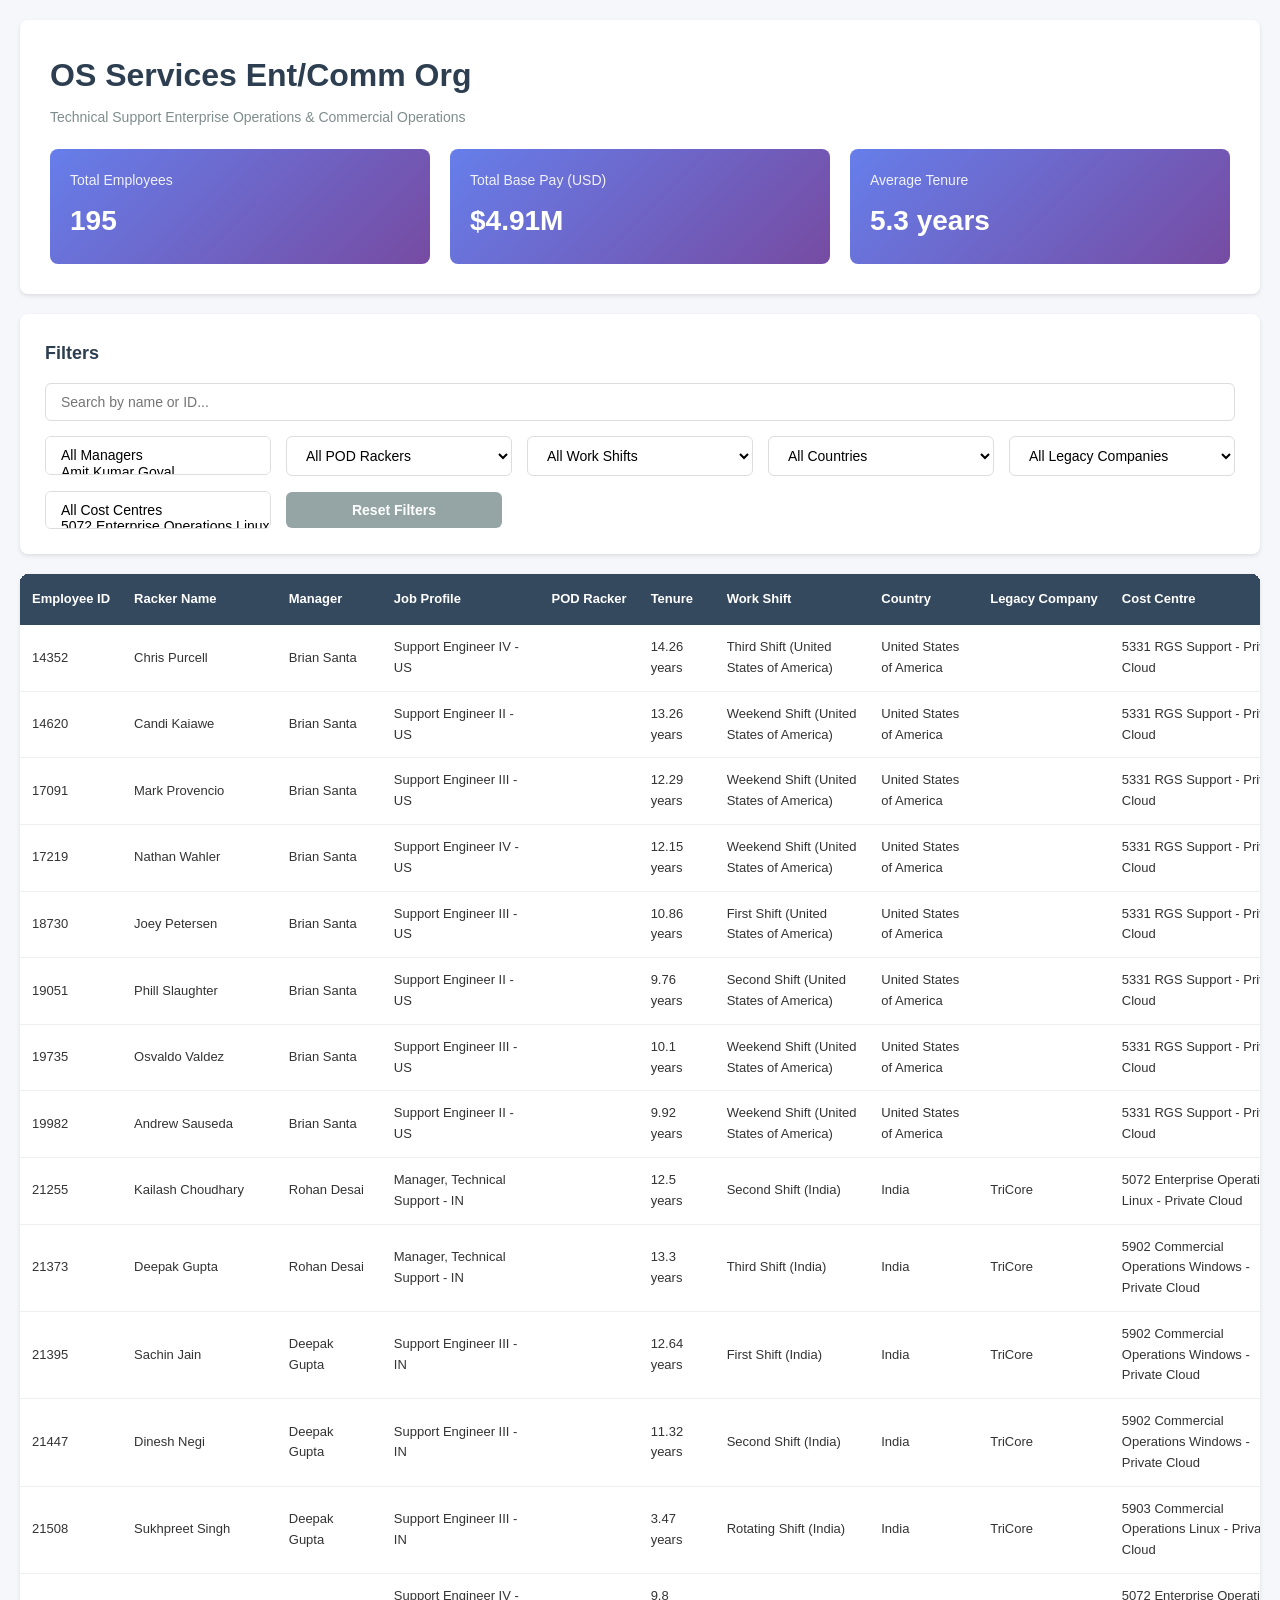
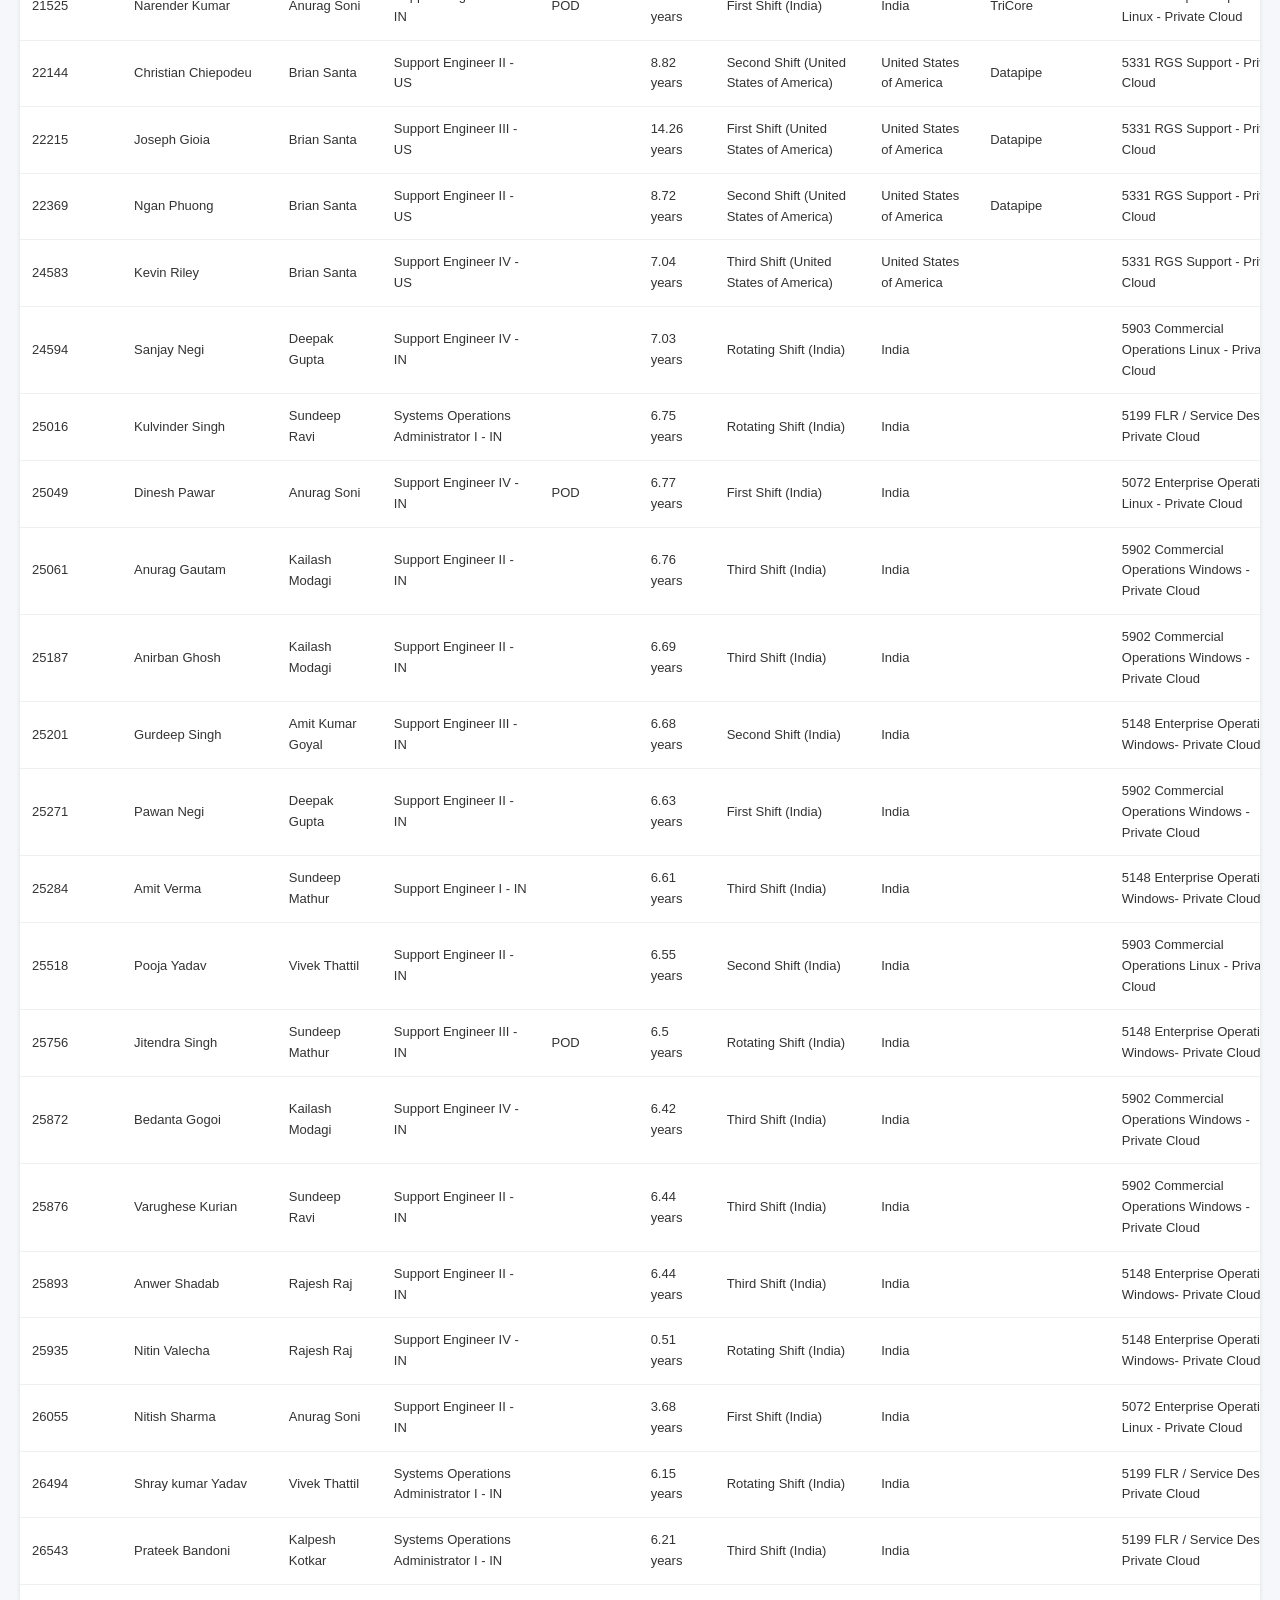
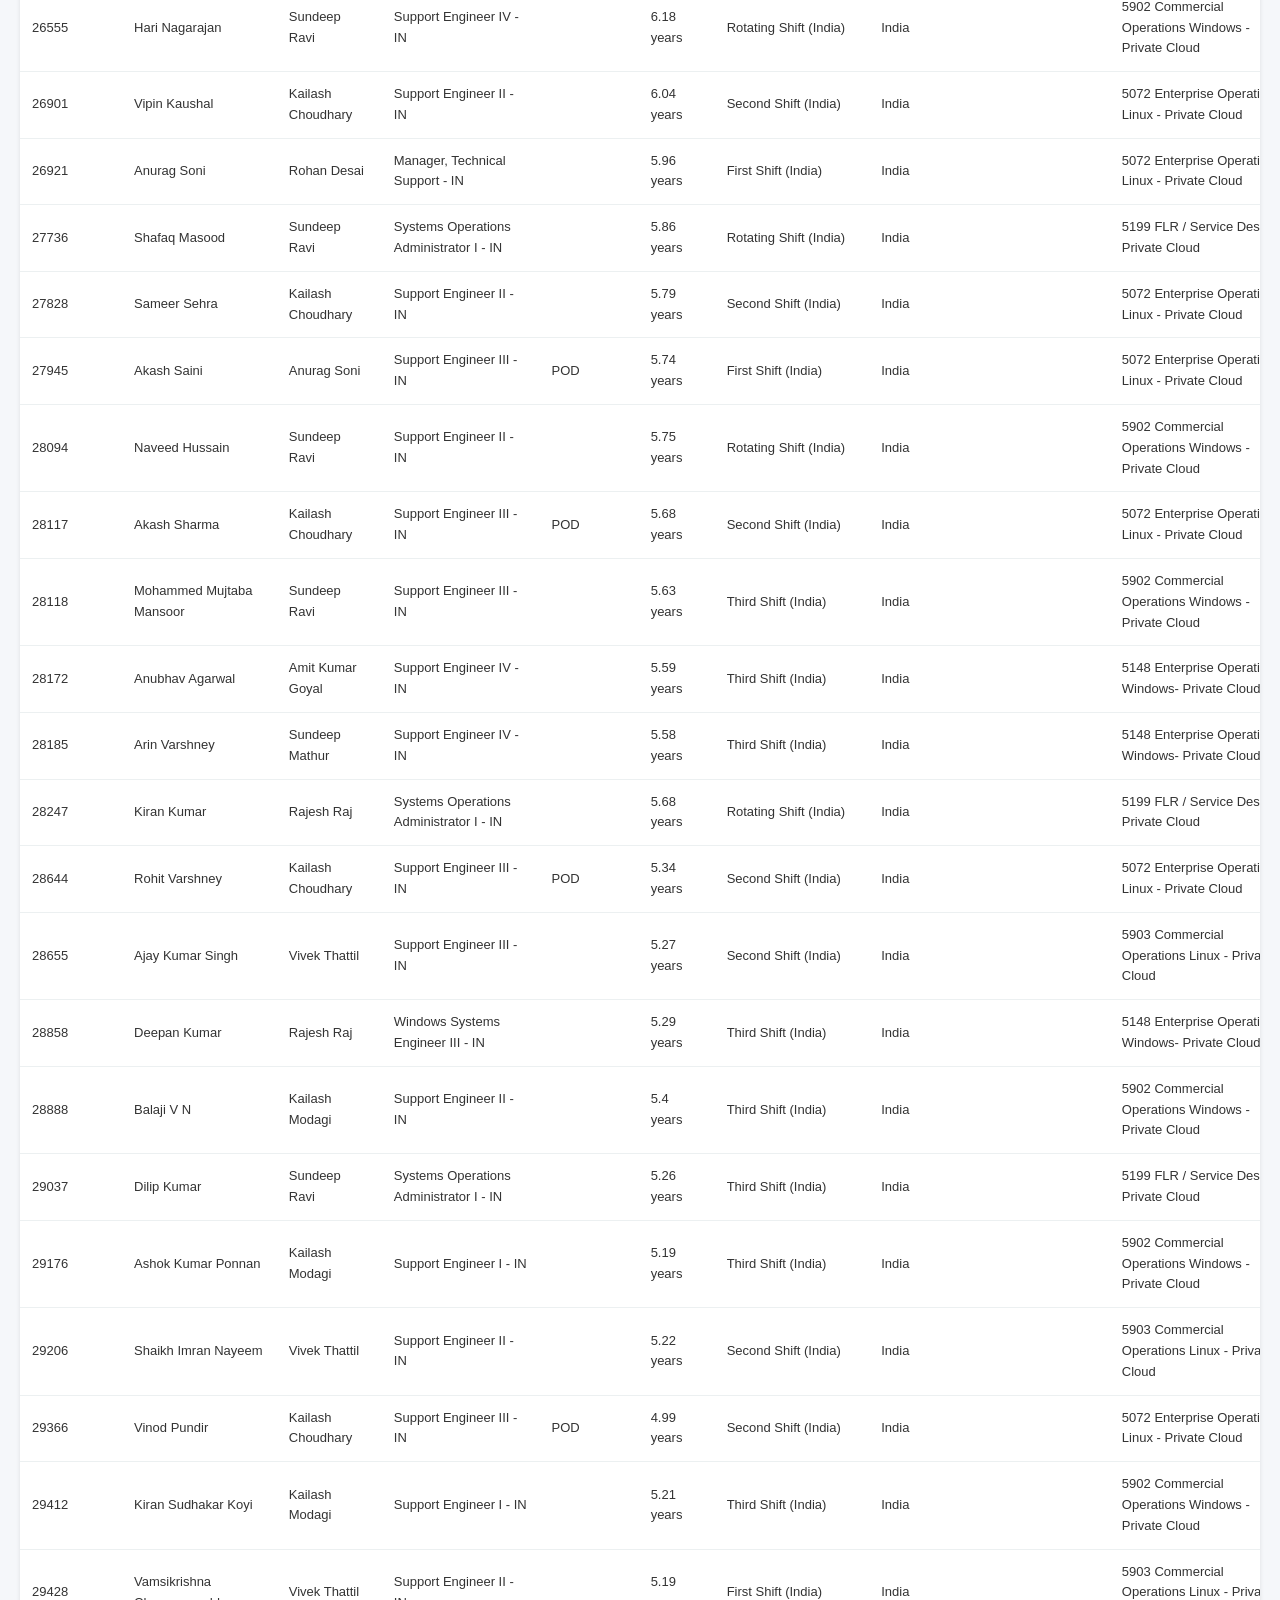
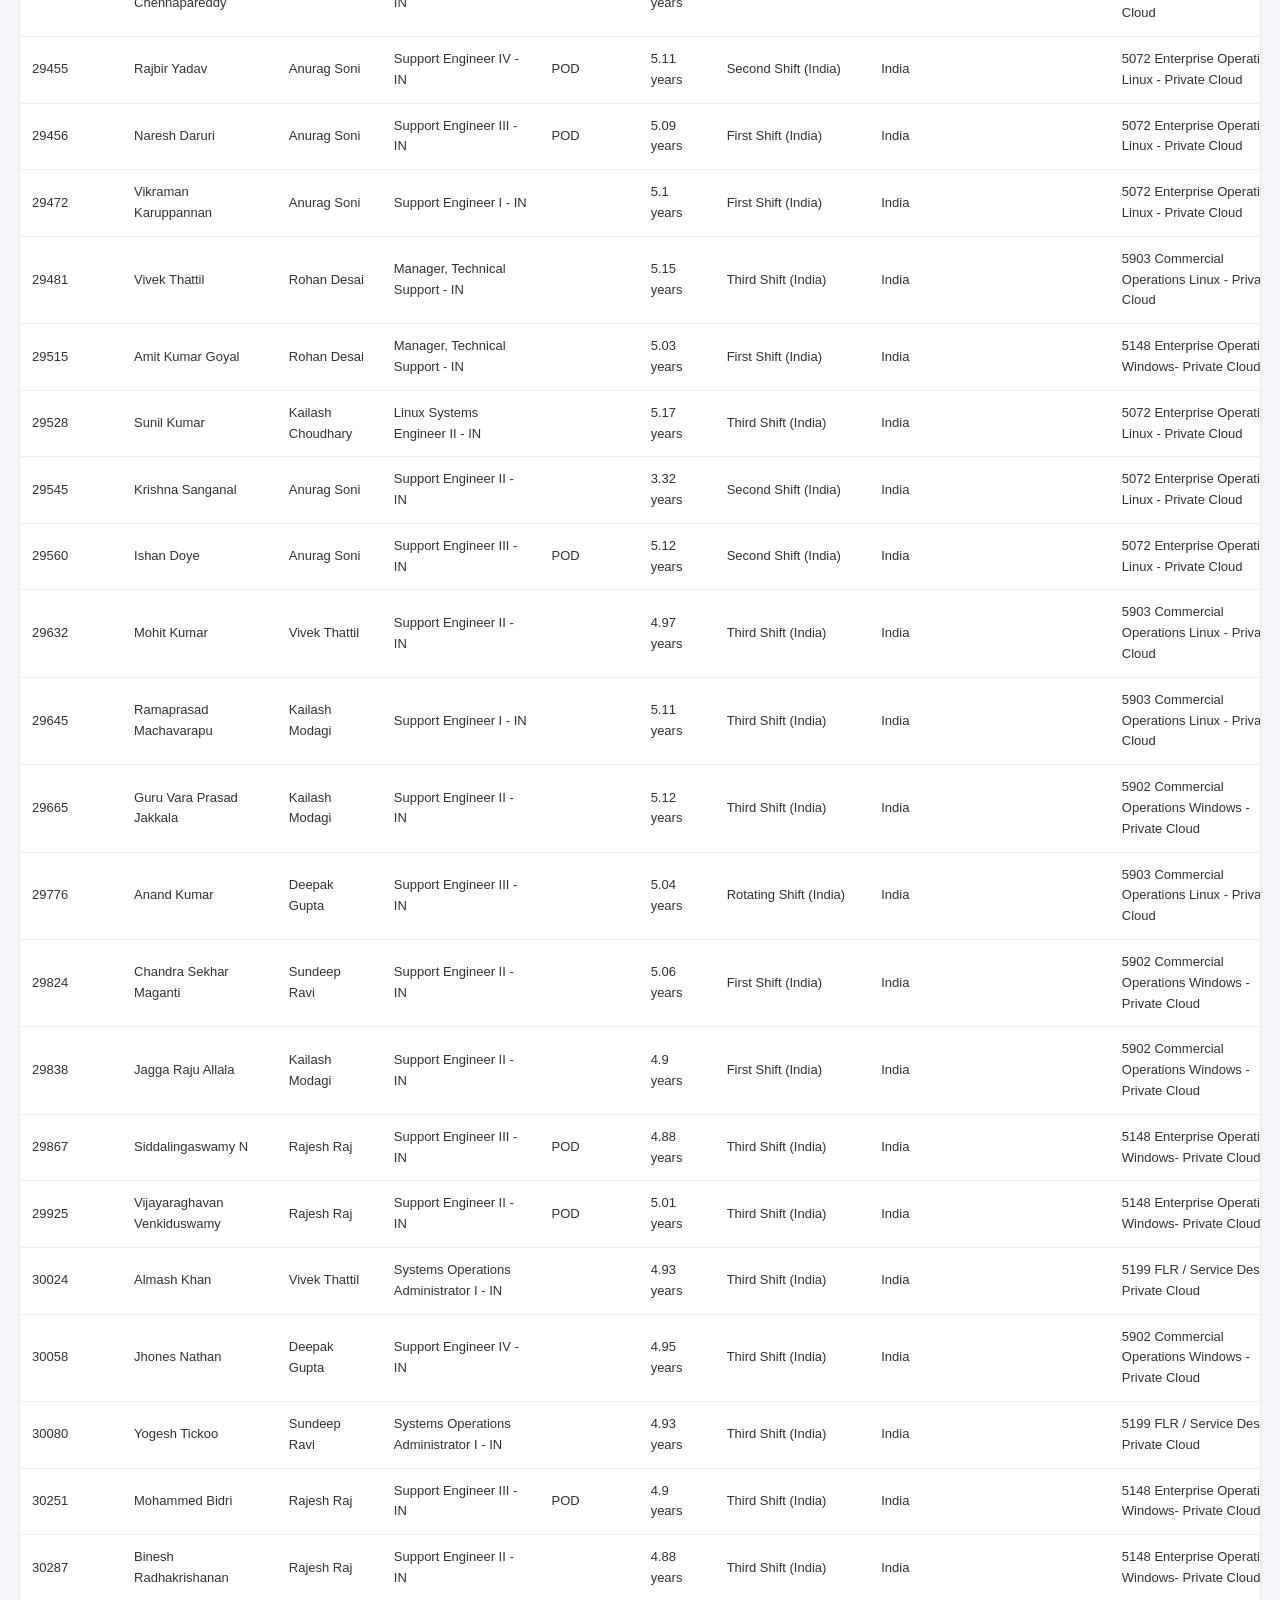
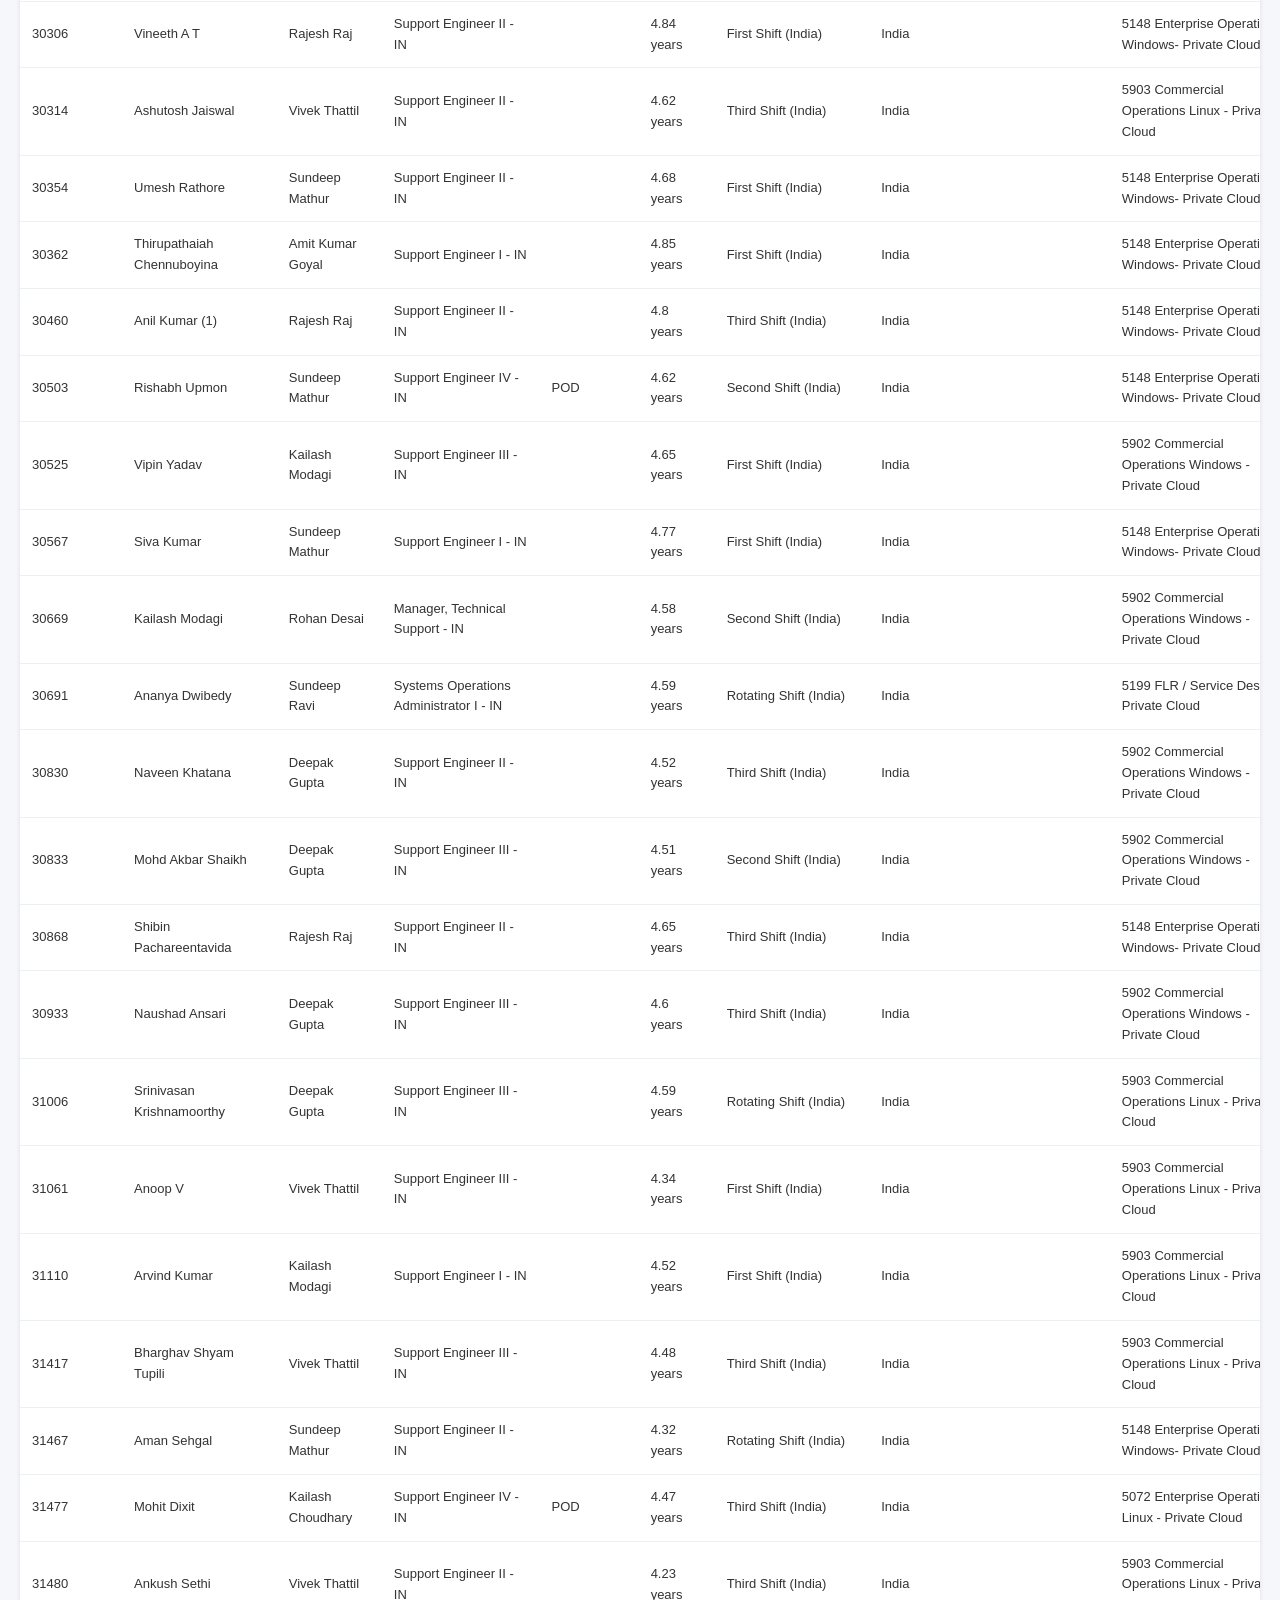
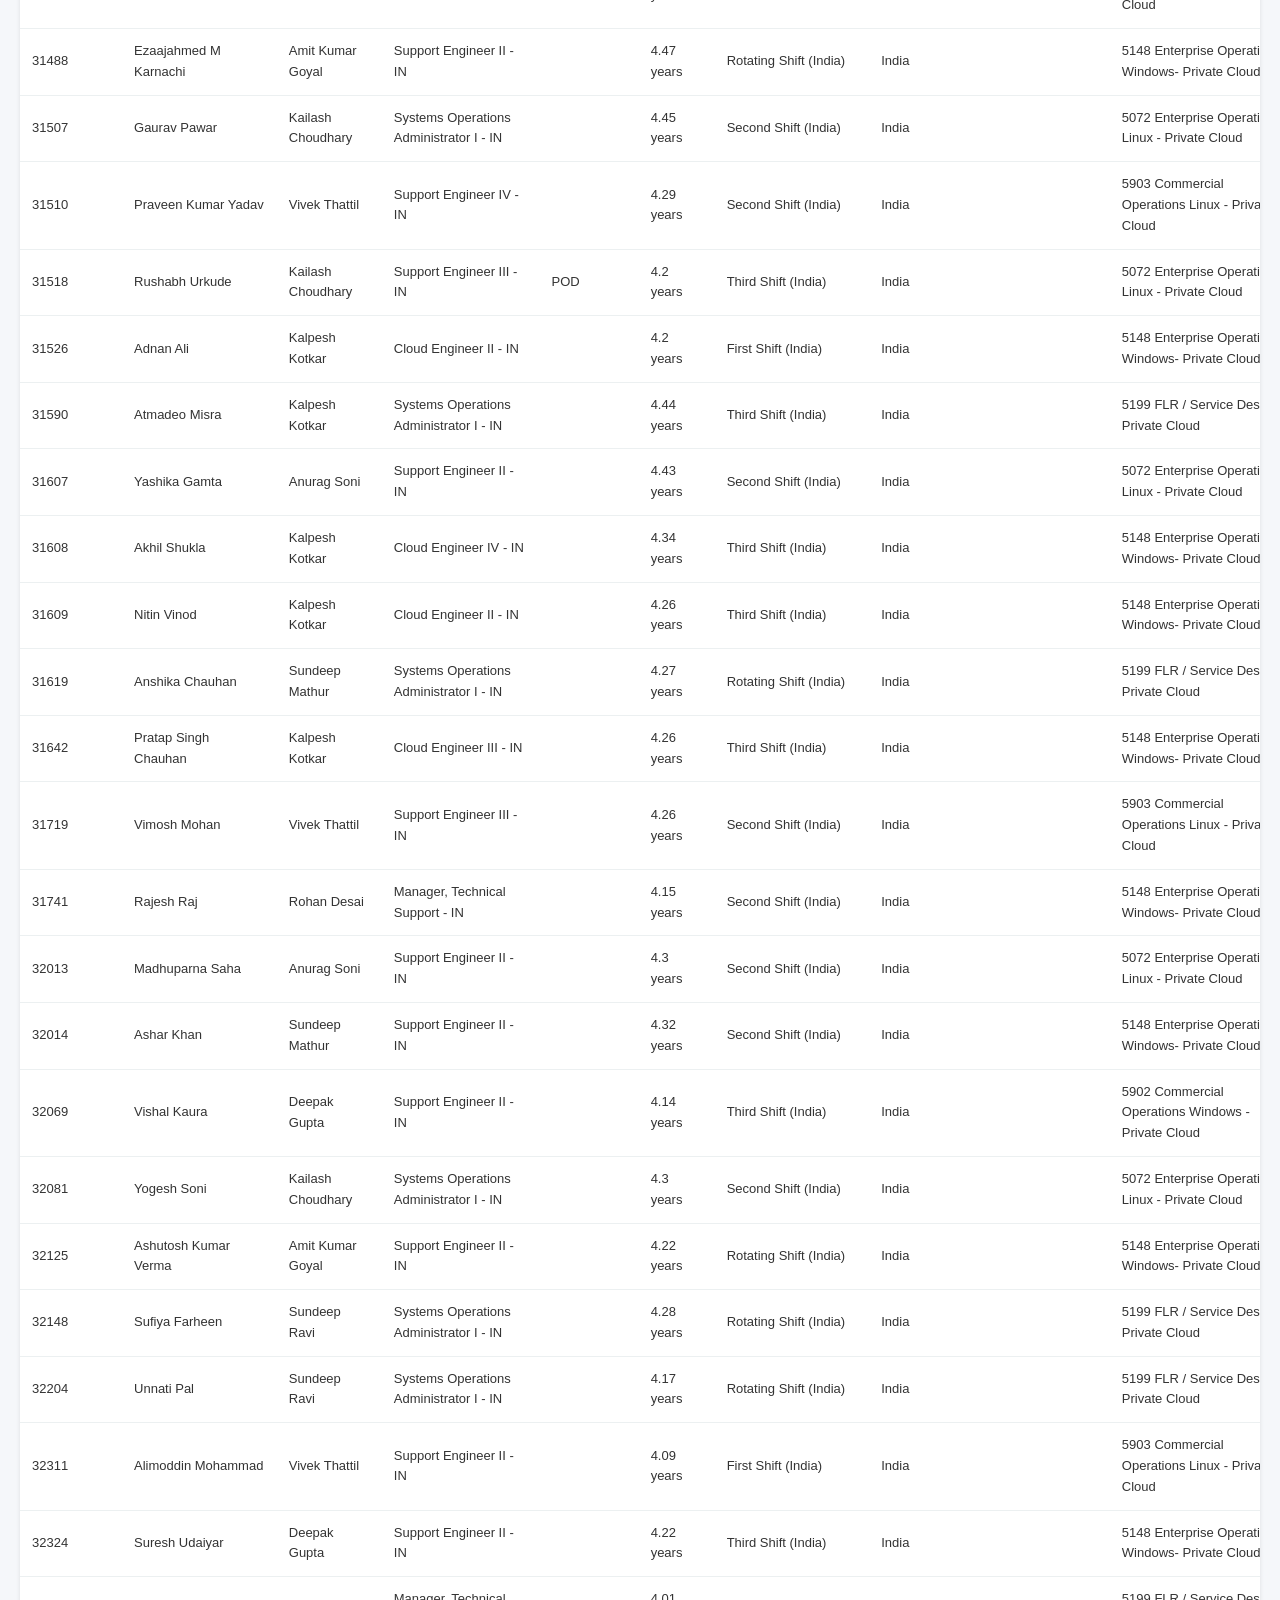
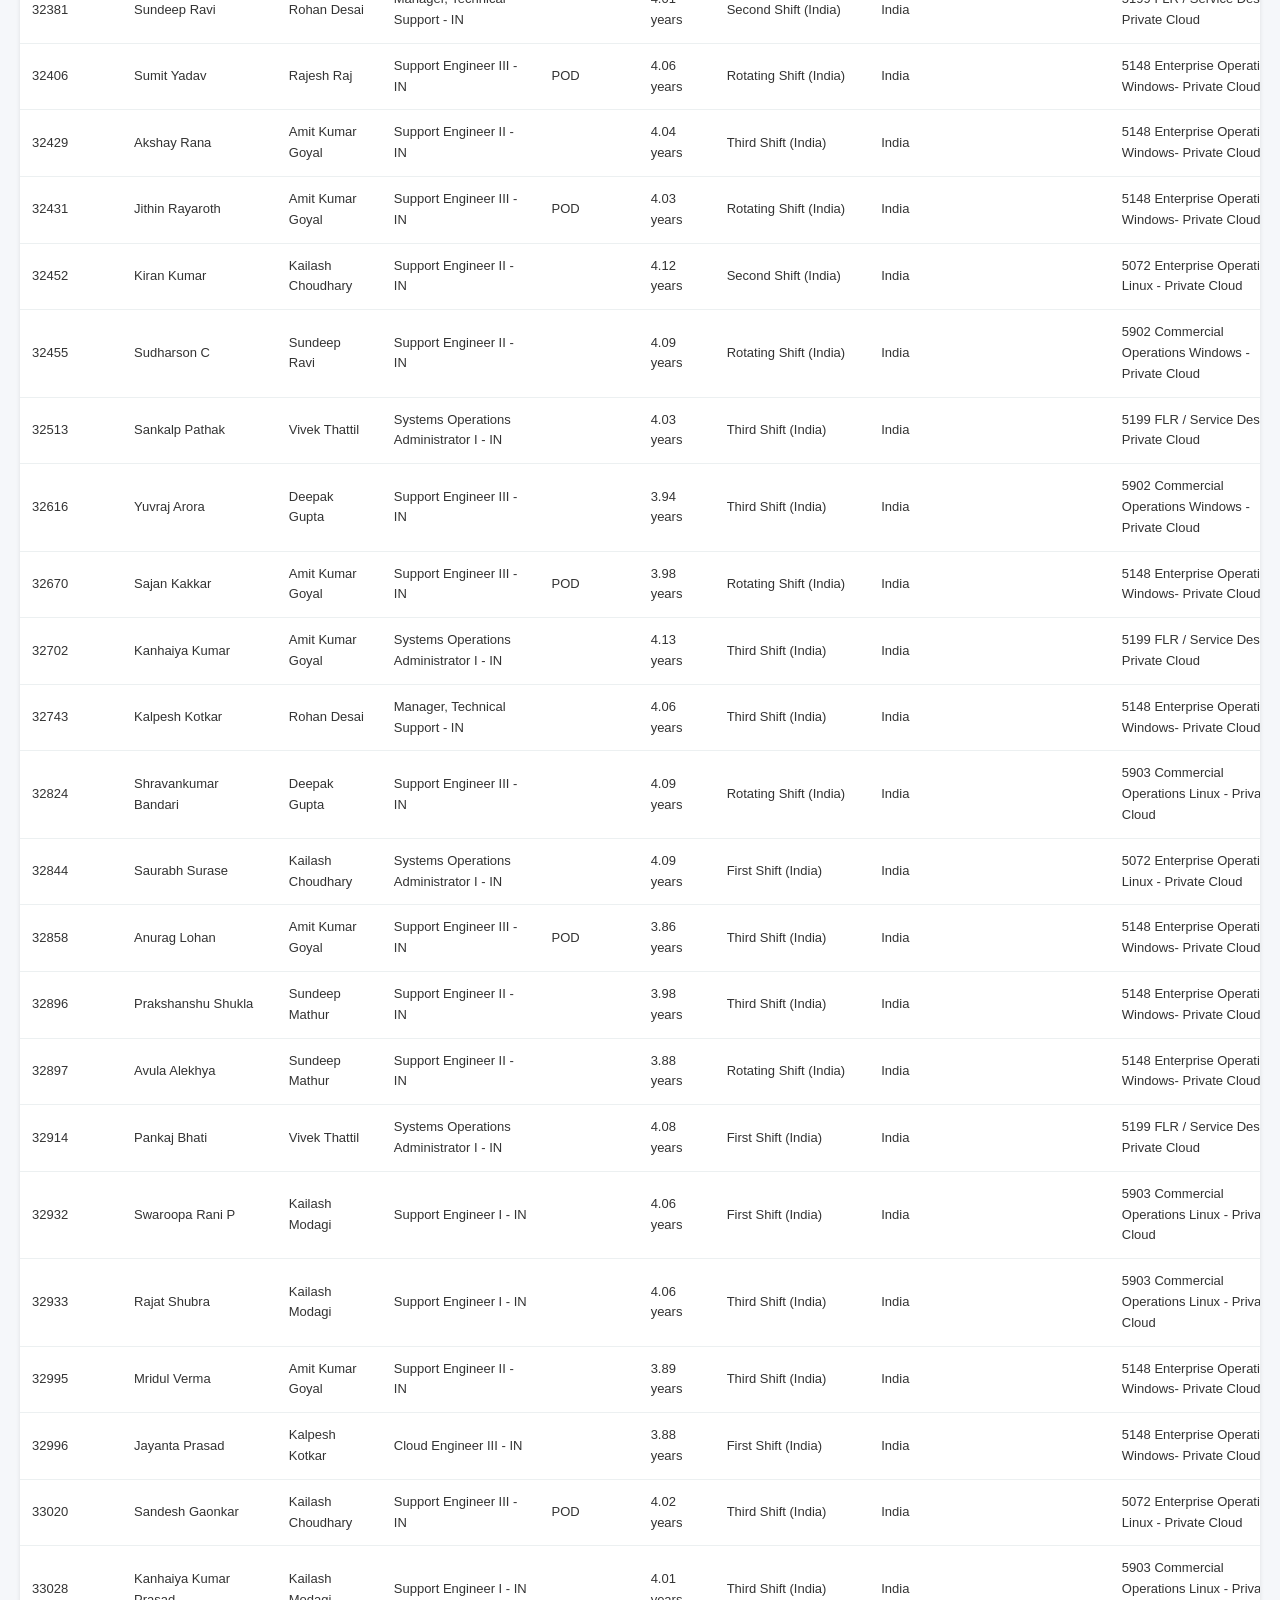
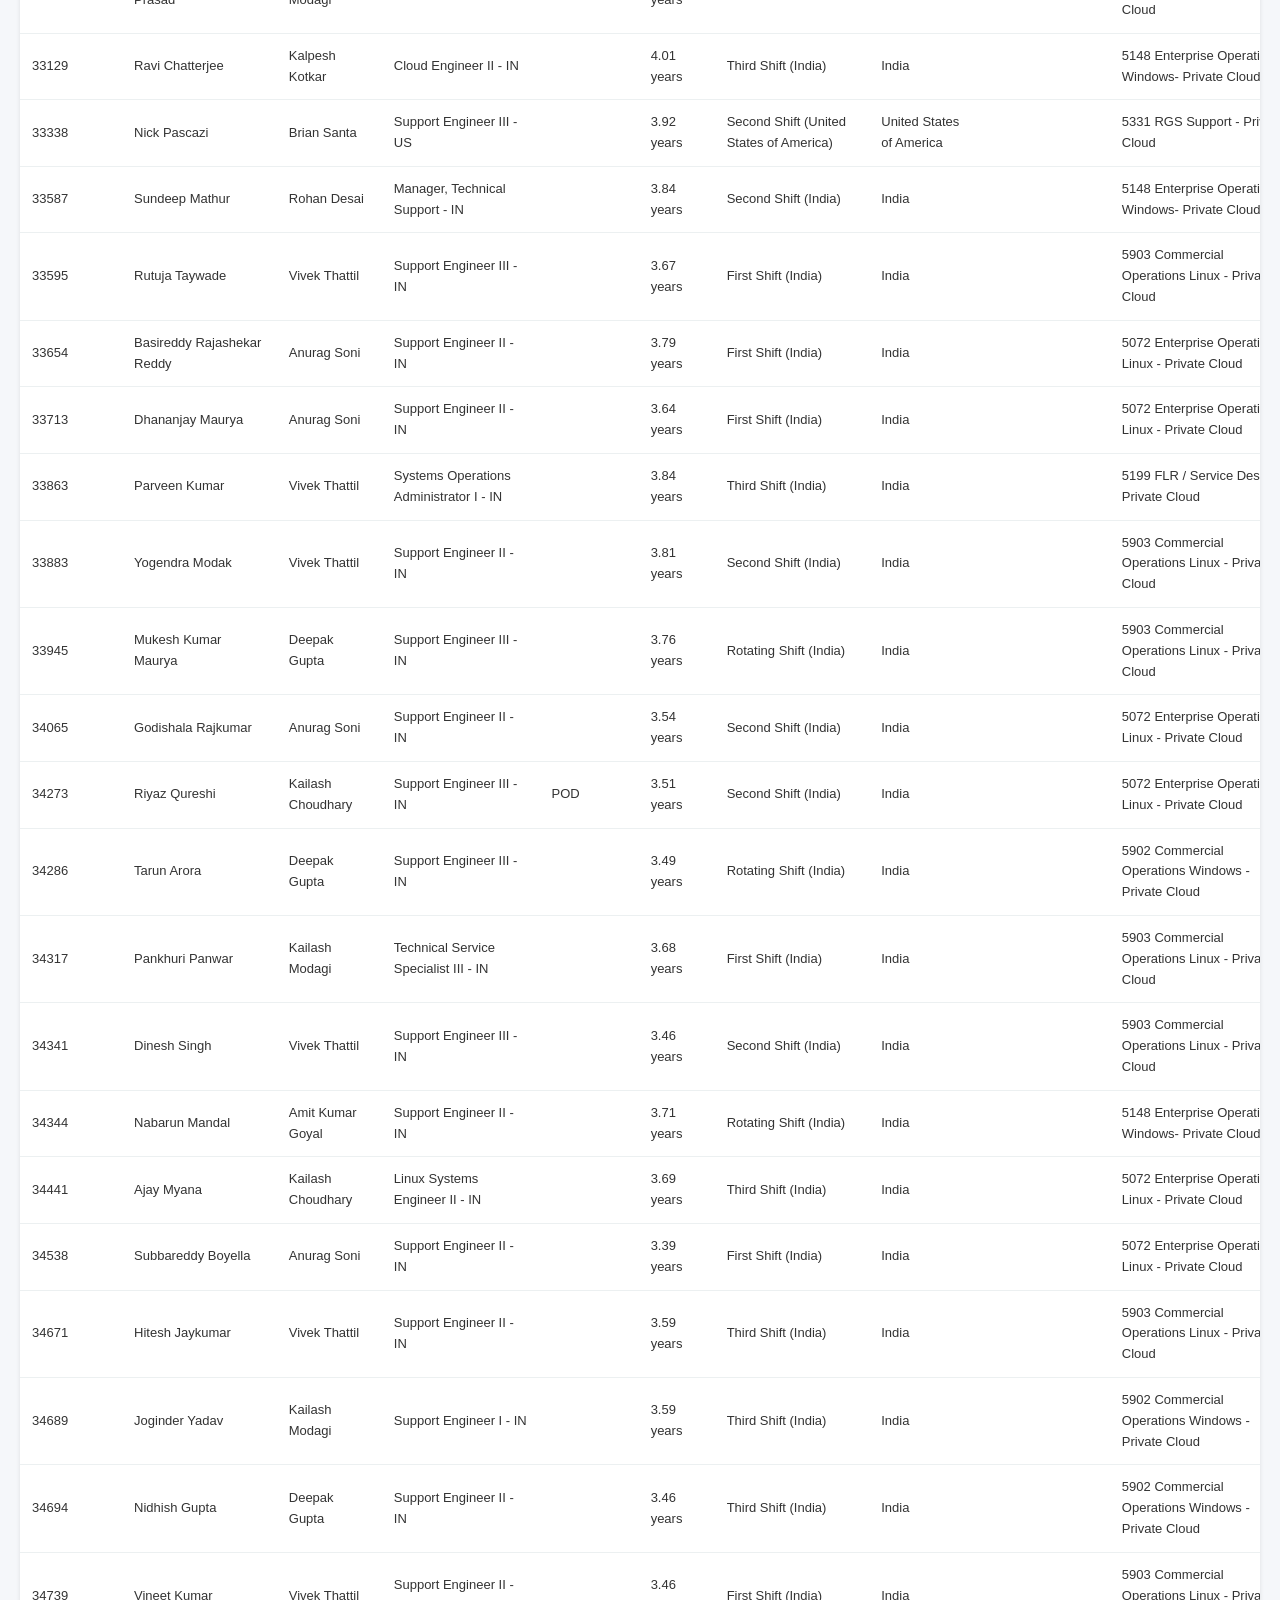
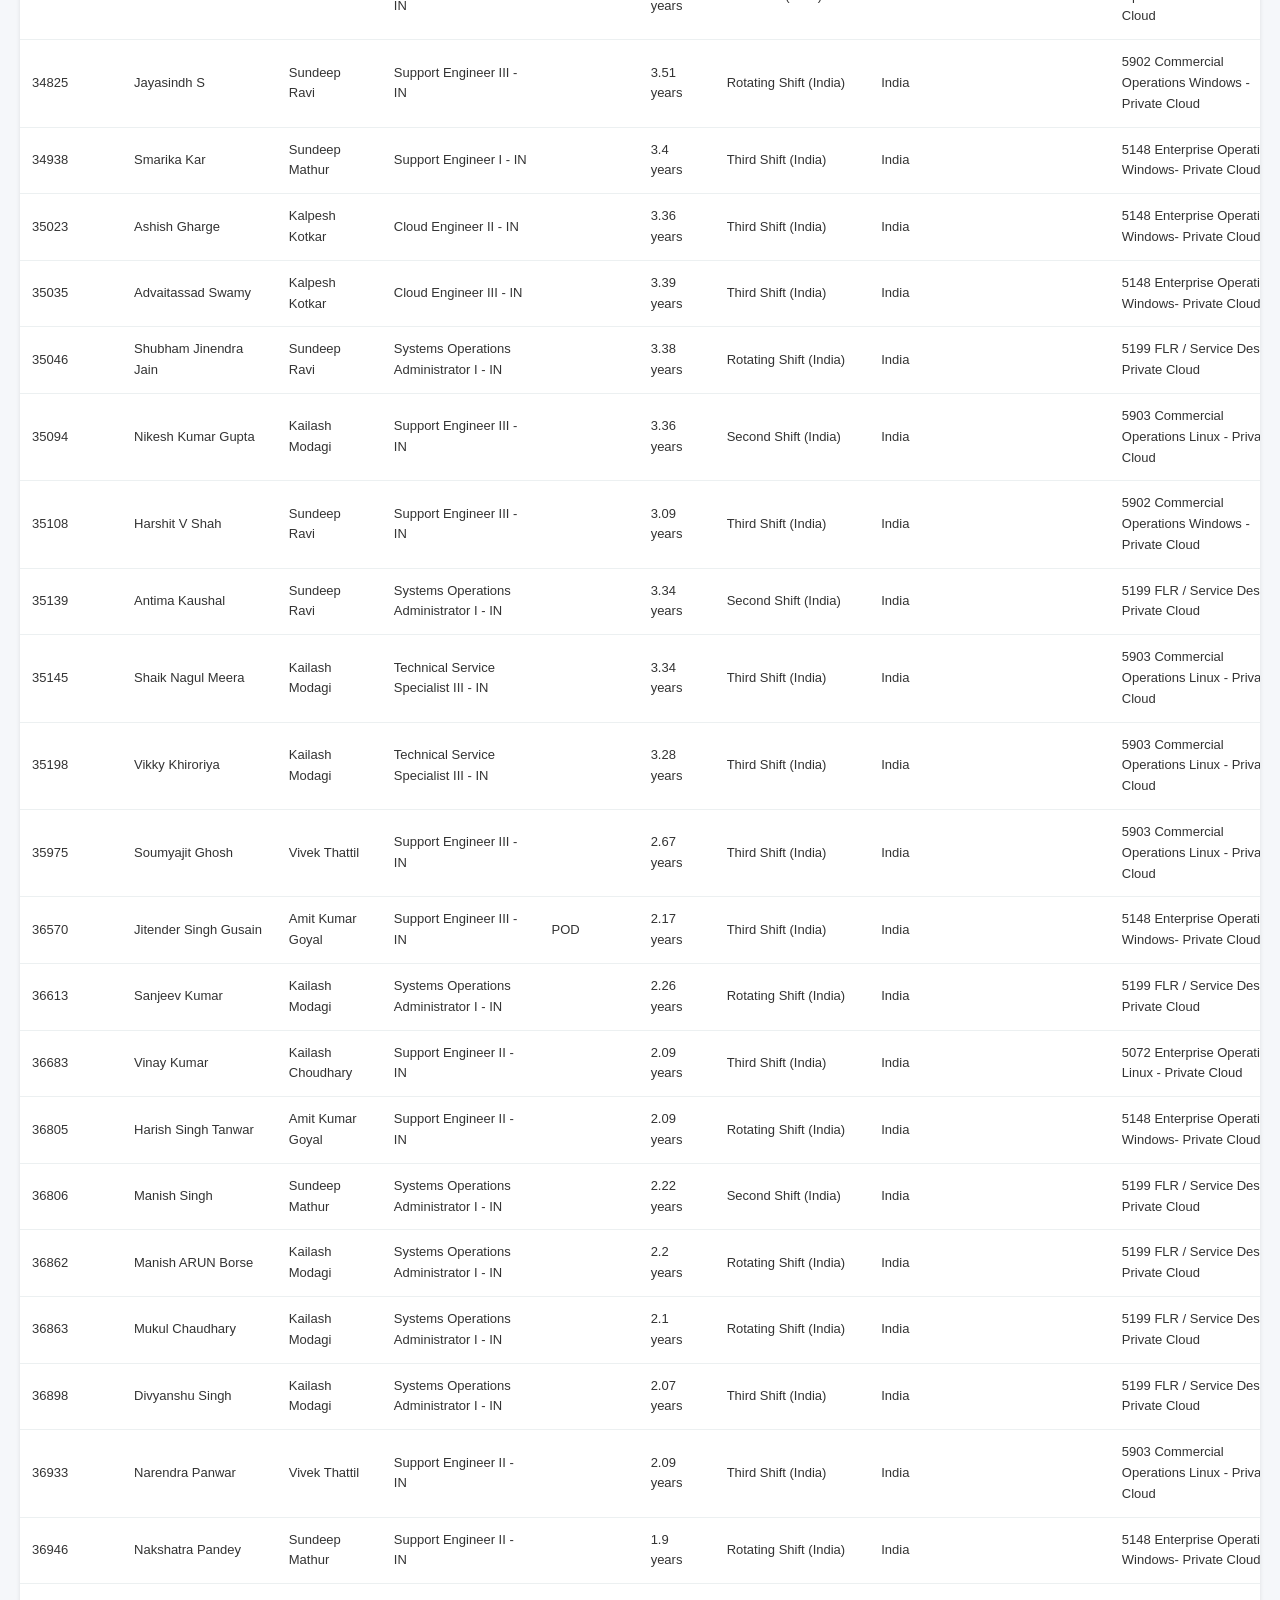
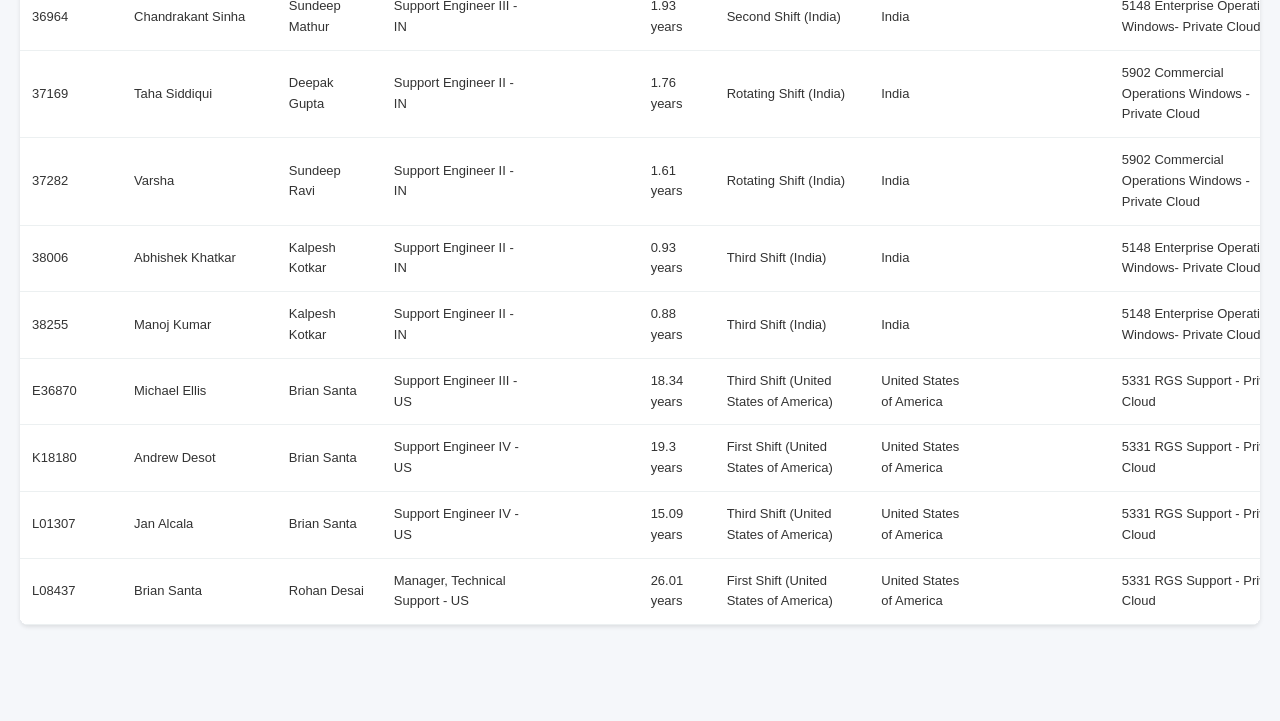
<file: index.html>
<!DOCTYPE html>
<html lang="en">
<head>
    <meta charset="UTF-8">
    <meta name="viewport" content="width=device-width, initial-scale=1.0">
    <title>OS Services Ent/Comm Org</title>
    <link rel="stylesheet" href="employee-styles.css">
</head>
<body>
    <div class="container">
        <header>
            <h1>OS Services Ent/Comm Org</h1>
            <p class="subtitle">Technical Support Enterprise Operations & Commercial Operations</p>
            
            <div id="loadingMessage" style="padding: 15px; background: #667eea; color: white; border-radius: 6px; margin-bottom: 20px; text-align: center;">
                Loading employee data...
            </div>
            
            <div class="summary">
                <div class="summary-card">
                    <span class="label">Total Employees</span>
                    <span class="value" id="totalEmployees">0</span>
                </div>
                <div class="summary-card">
                    <span class="label">Total Base Pay (USD)</span>
                    <span class="value" id="totalBasePay">$0</span>
                </div>
                <div class="summary-card">
                    <span class="label">Average Tenure</span>
                    <span class="value" id="avgTenure">0 years</span>
                </div>
            </div>
        </header>

        <div class="filters-section">
            <h3>Filters</h3>
            <div class="filters">
                <input type="text" id="searchInput" placeholder="Search by name or ID...">
                
                <select id="managerFilter" multiple size="1">
                    <option value="">All Managers</option>
                </select>
                
                <select id="podFilter">
                    <option value="">All POD Rackers</option>
                </select>
                
                <select id="shiftFilter">
                    <option value="">All Work Shifts</option>
                </select>
                
                <select id="countryFilter">
                    <option value="">All Countries</option>
                </select>
                
                <select id="legacyFilter">
                    <option value="">All Legacy Companies</option>
                </select>
                
                <select id="costCentreFilter" multiple size="1">
                    <option value="">All Cost Centres</option>
                </select>
                
                <button id="resetFiltersBtn">Reset Filters</button>
            </div>
        </div>

        <div class="table-container">
            <table id="employeeTable">
                <thead>
                    <tr>
                        <th>Employee ID</th>
                        <th>Racker Name</th>
                        <th>Manager</th>
                        <th>Job Profile</th>
                        <th>POD Racker</th>
                        <th>Tenure</th>
                        <th>Work Shift</th>
                        <th>Country</th>
                        <th>Legacy Company</th>
                        <th>Cost Centre</th>
                        <th>Base Pay (USD)</th>
                    </tr>
                </thead>
                <tbody id="employeeTableBody">
                </tbody>
            </table>
        </div>
    </div>

    <script src="employee-app.js"></script>
</body>
</html>
</file>
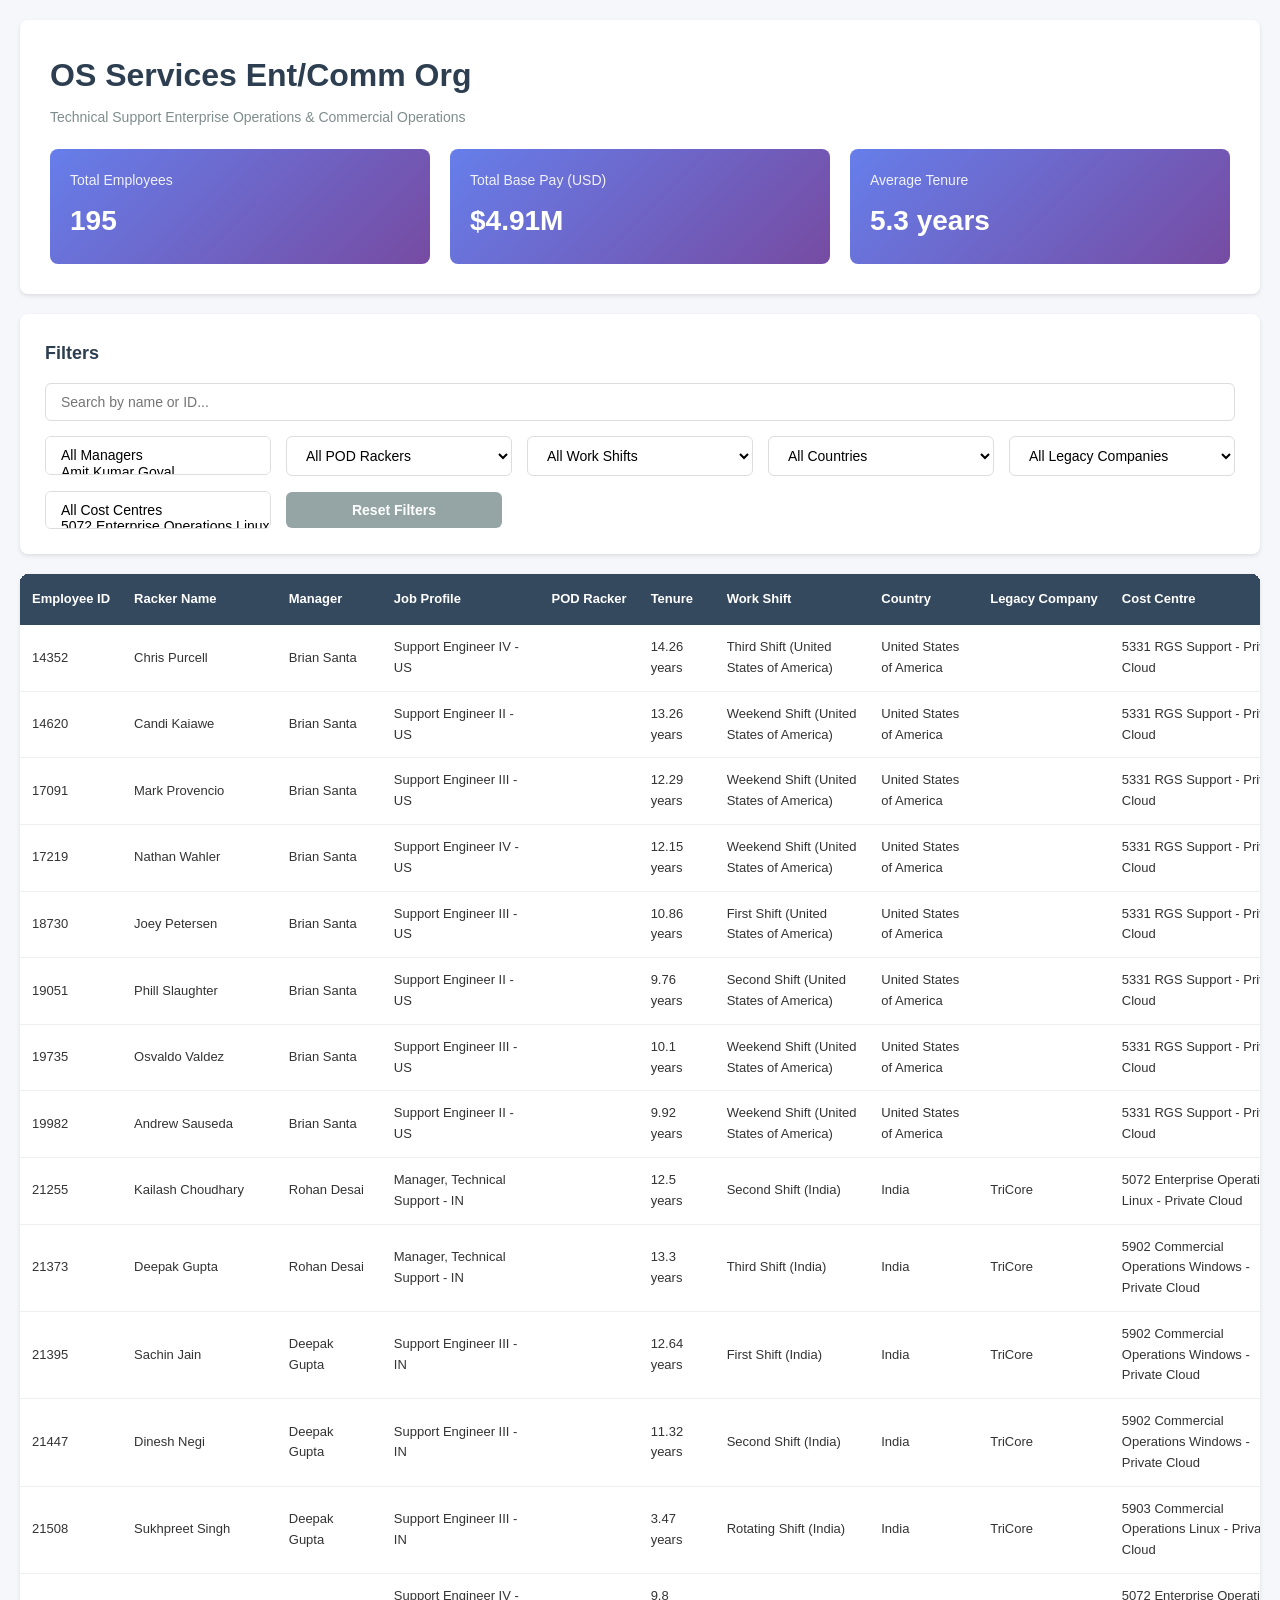
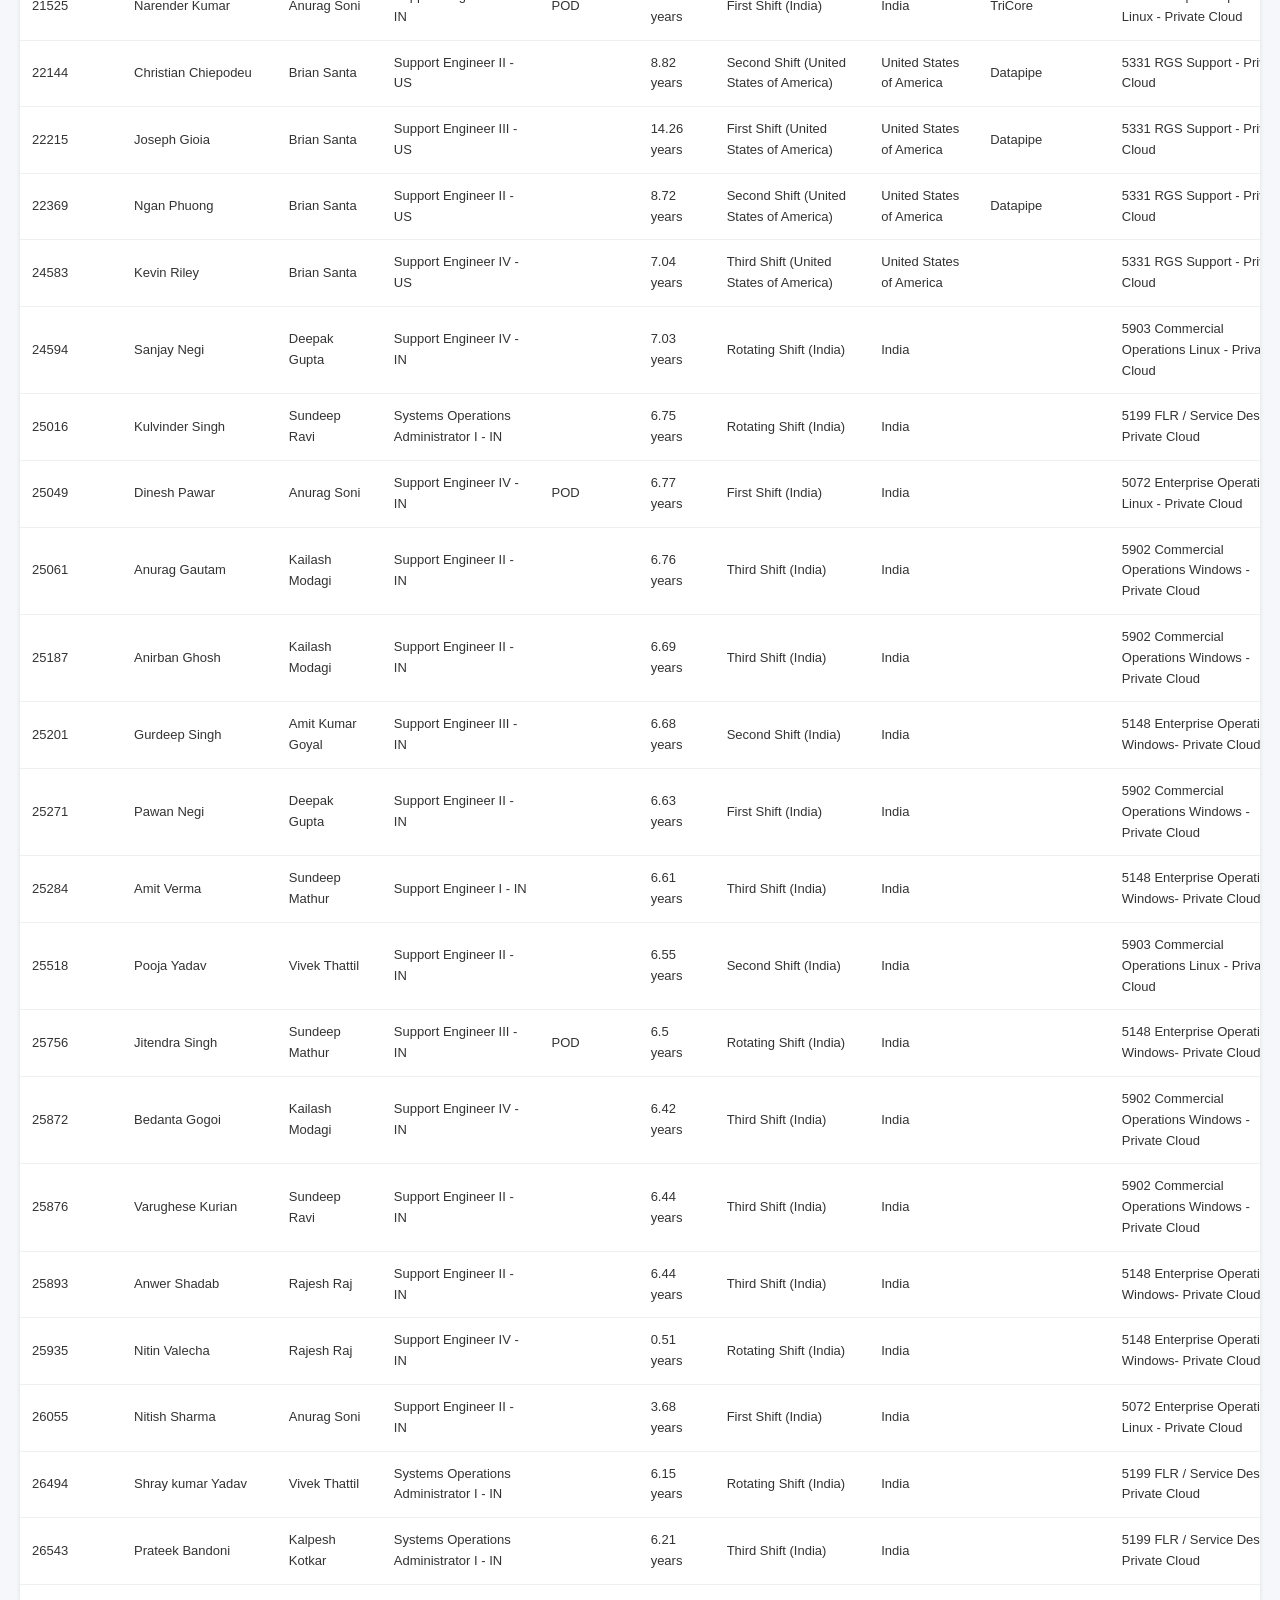
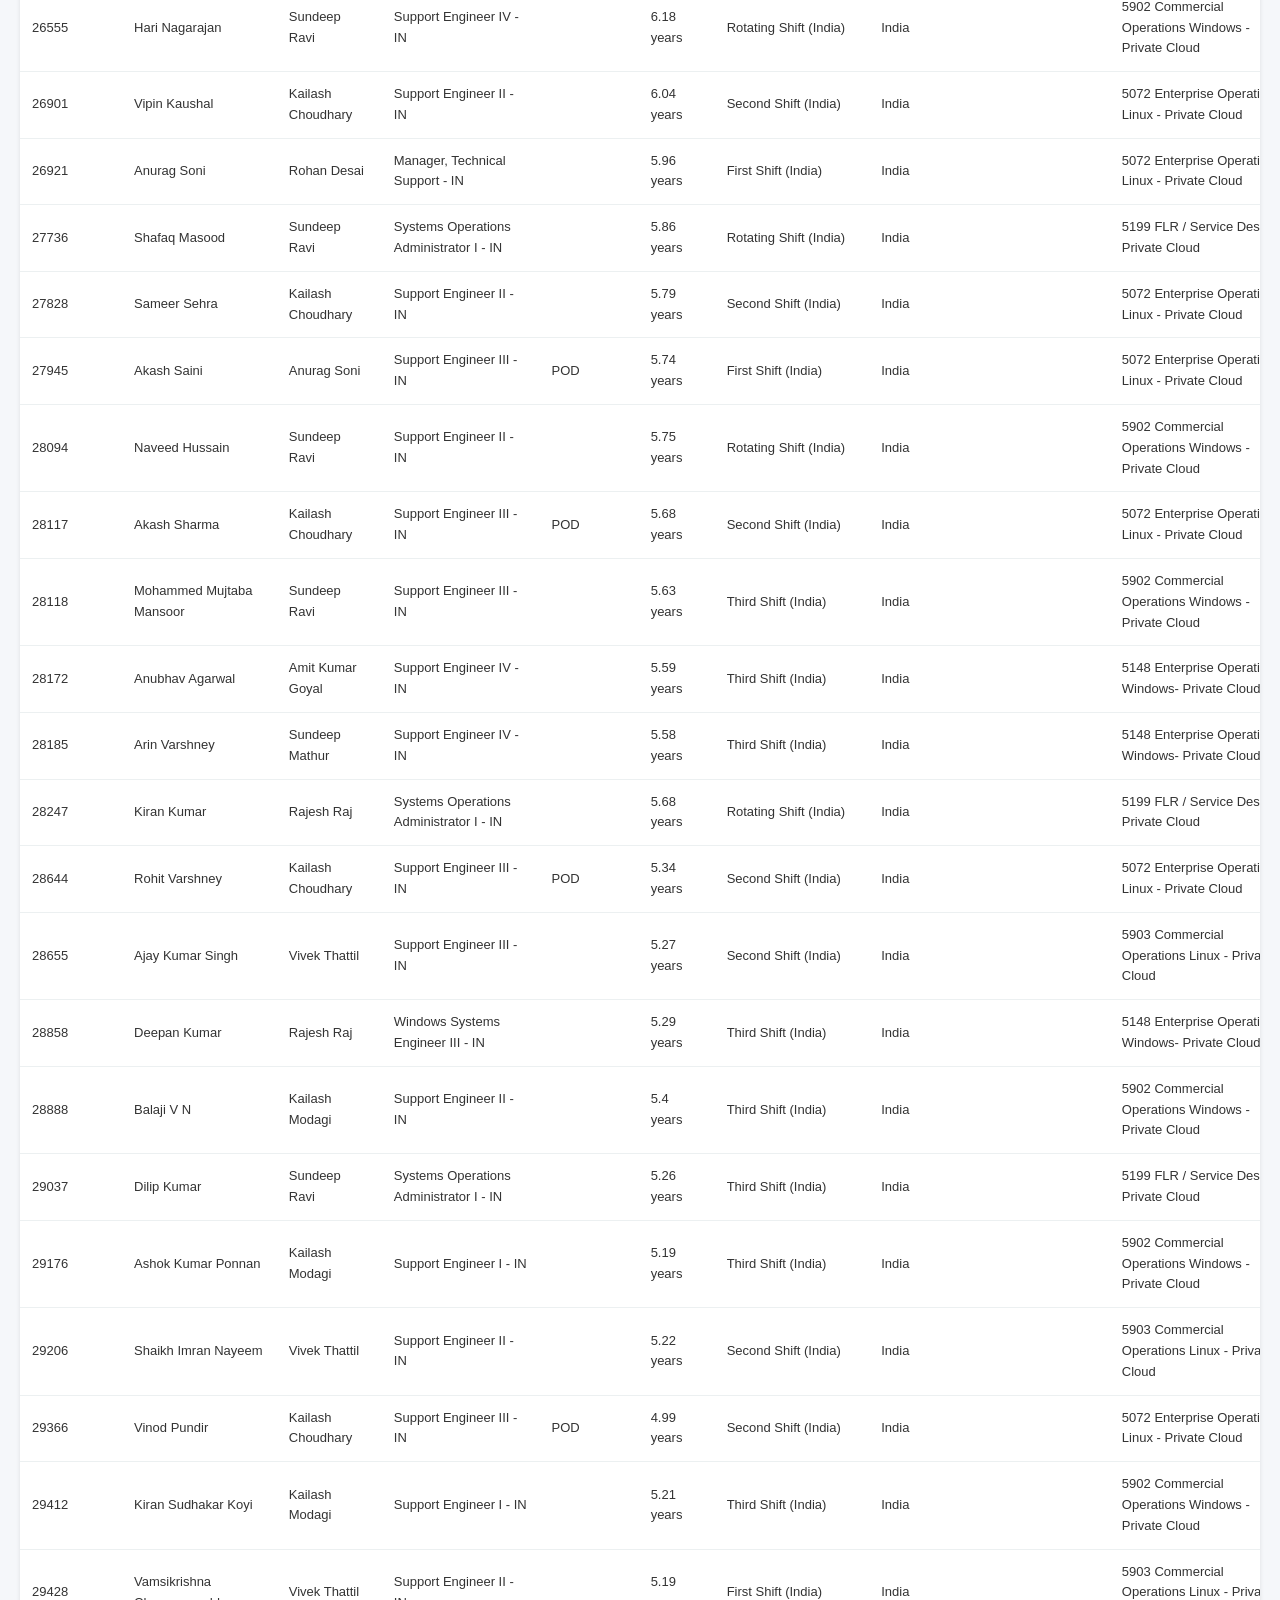
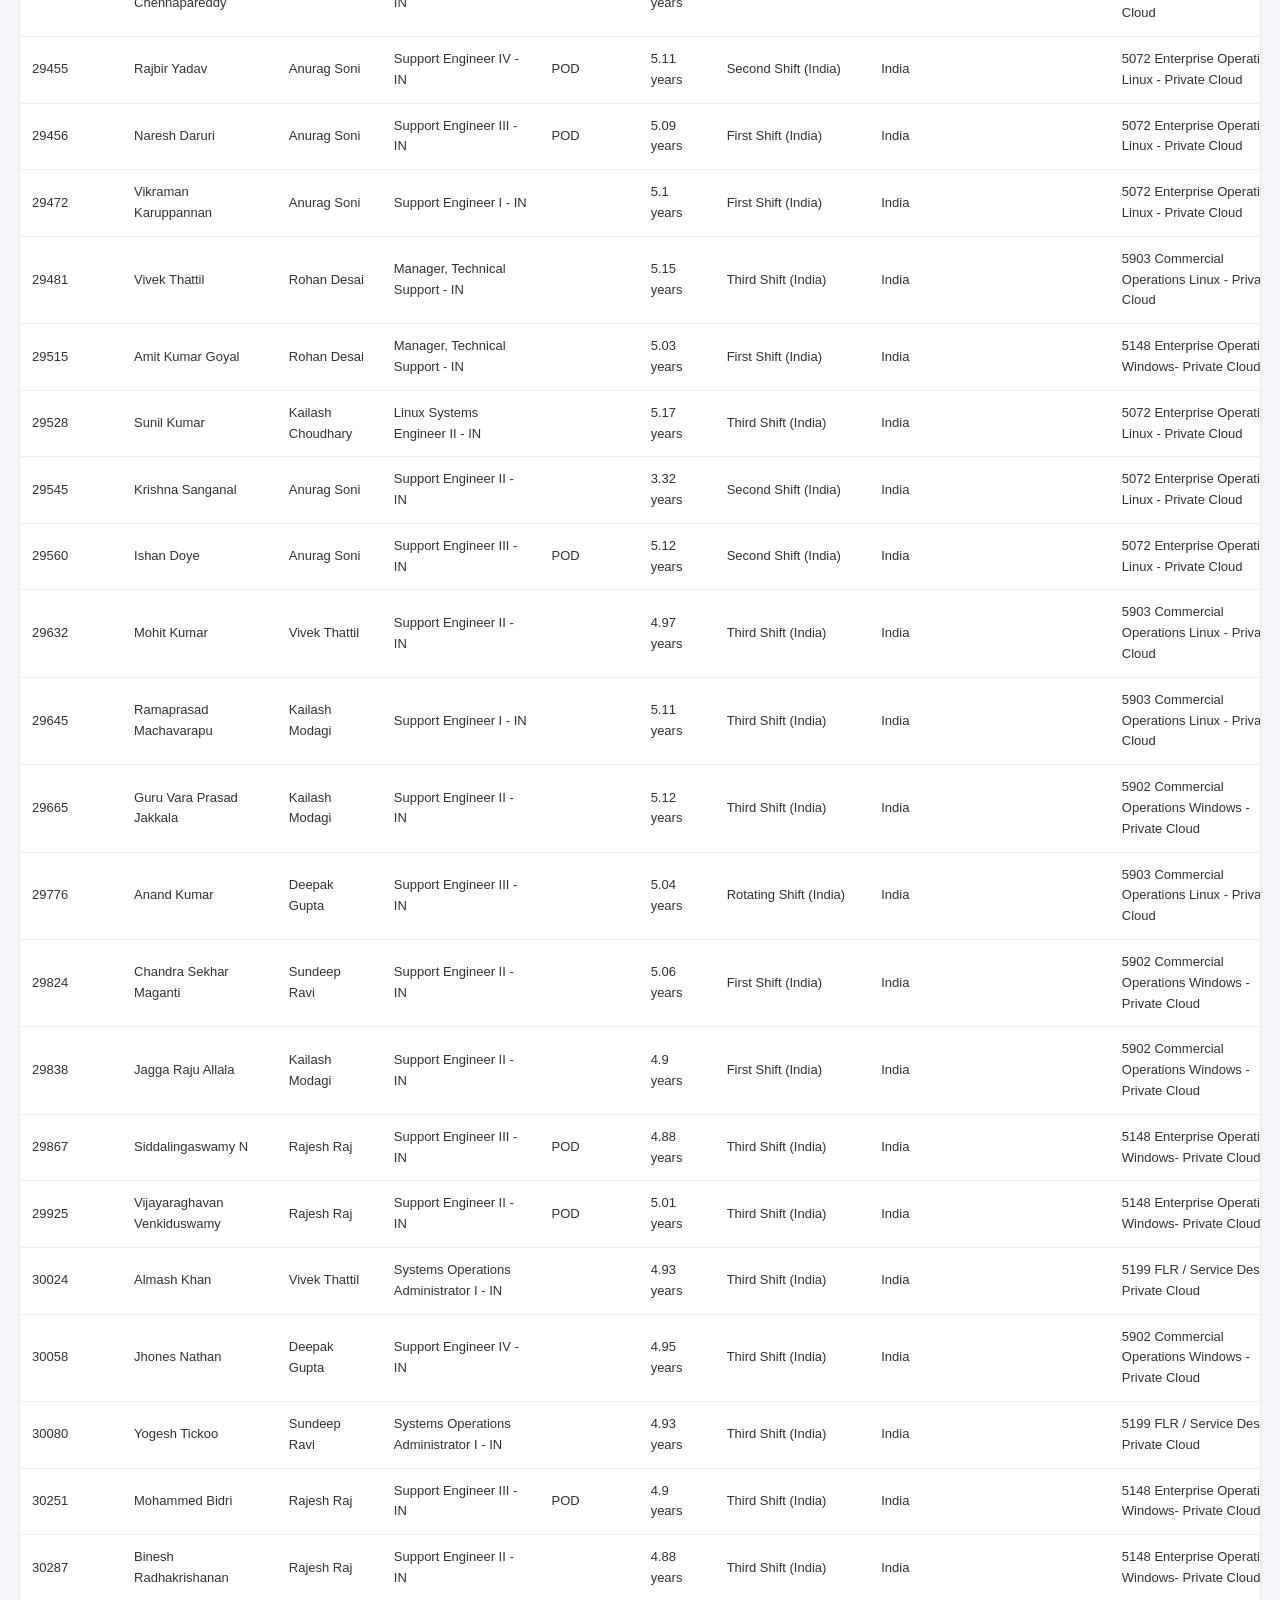
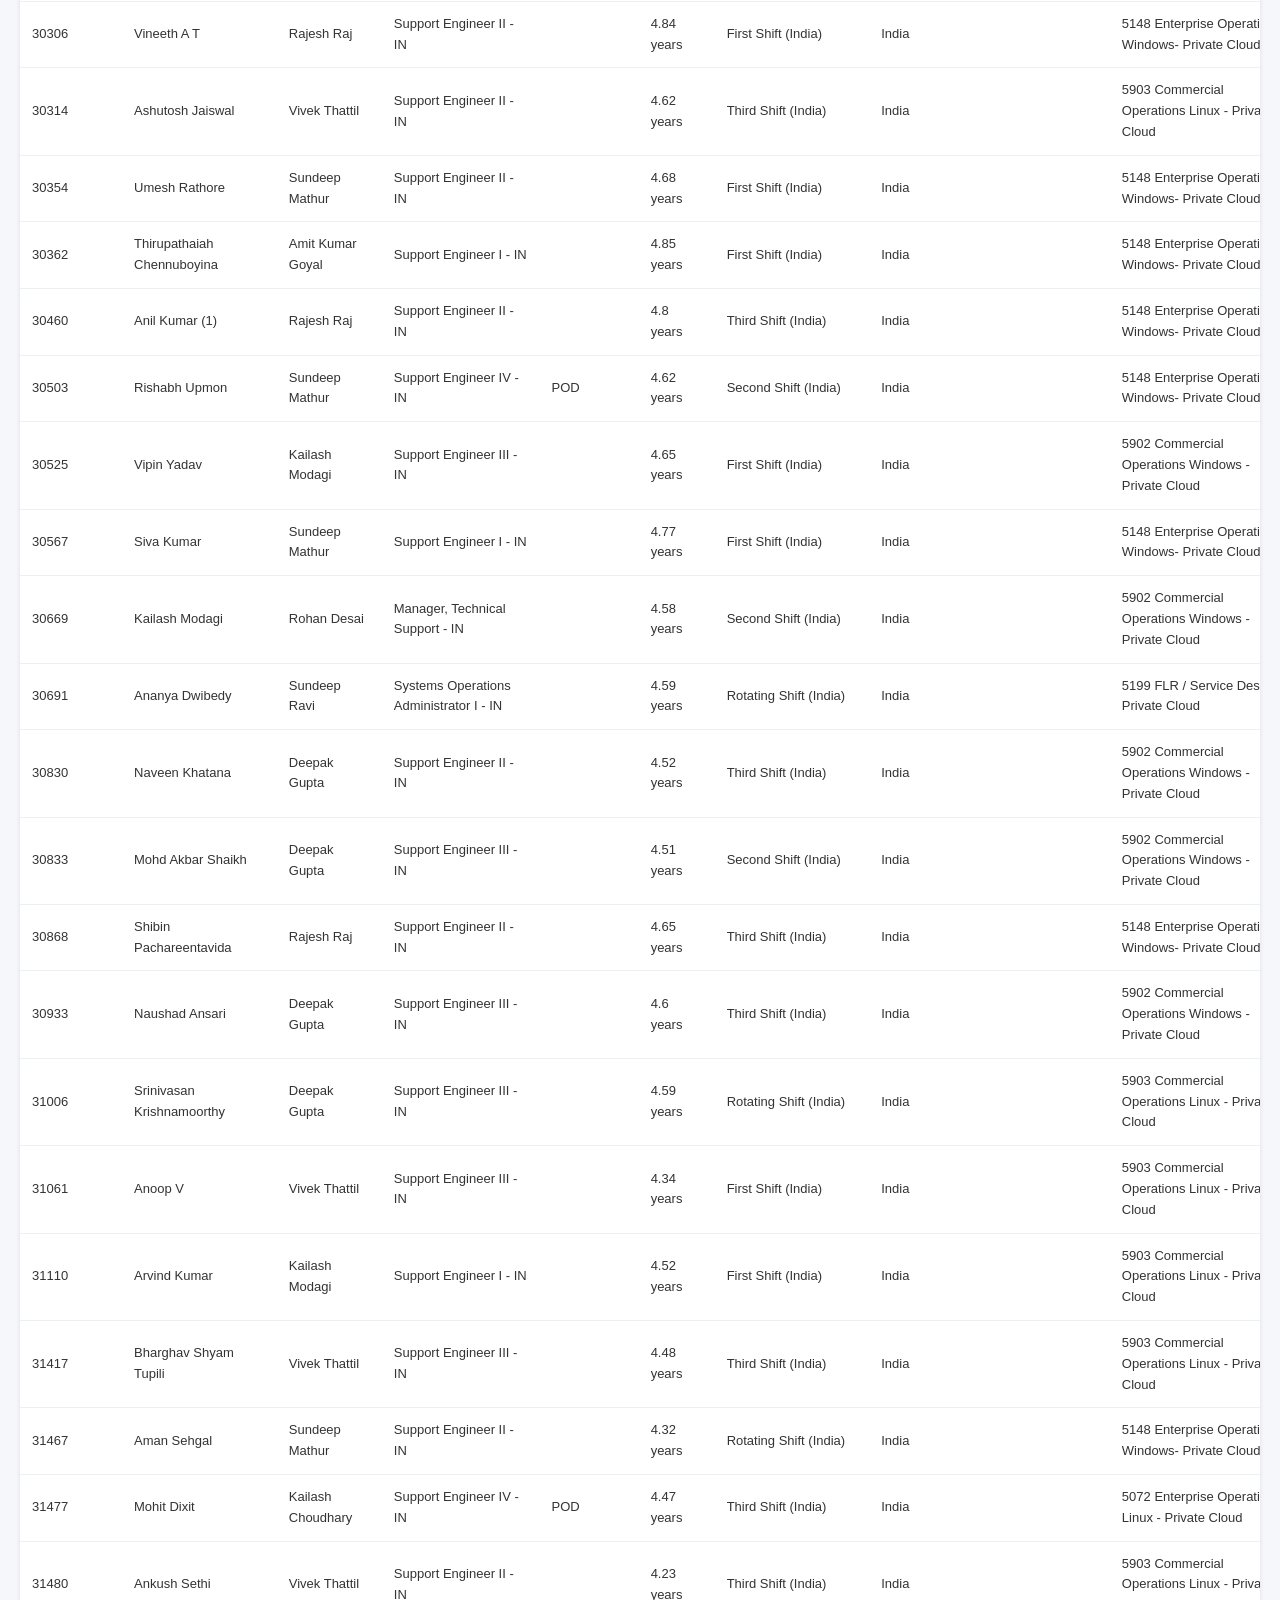
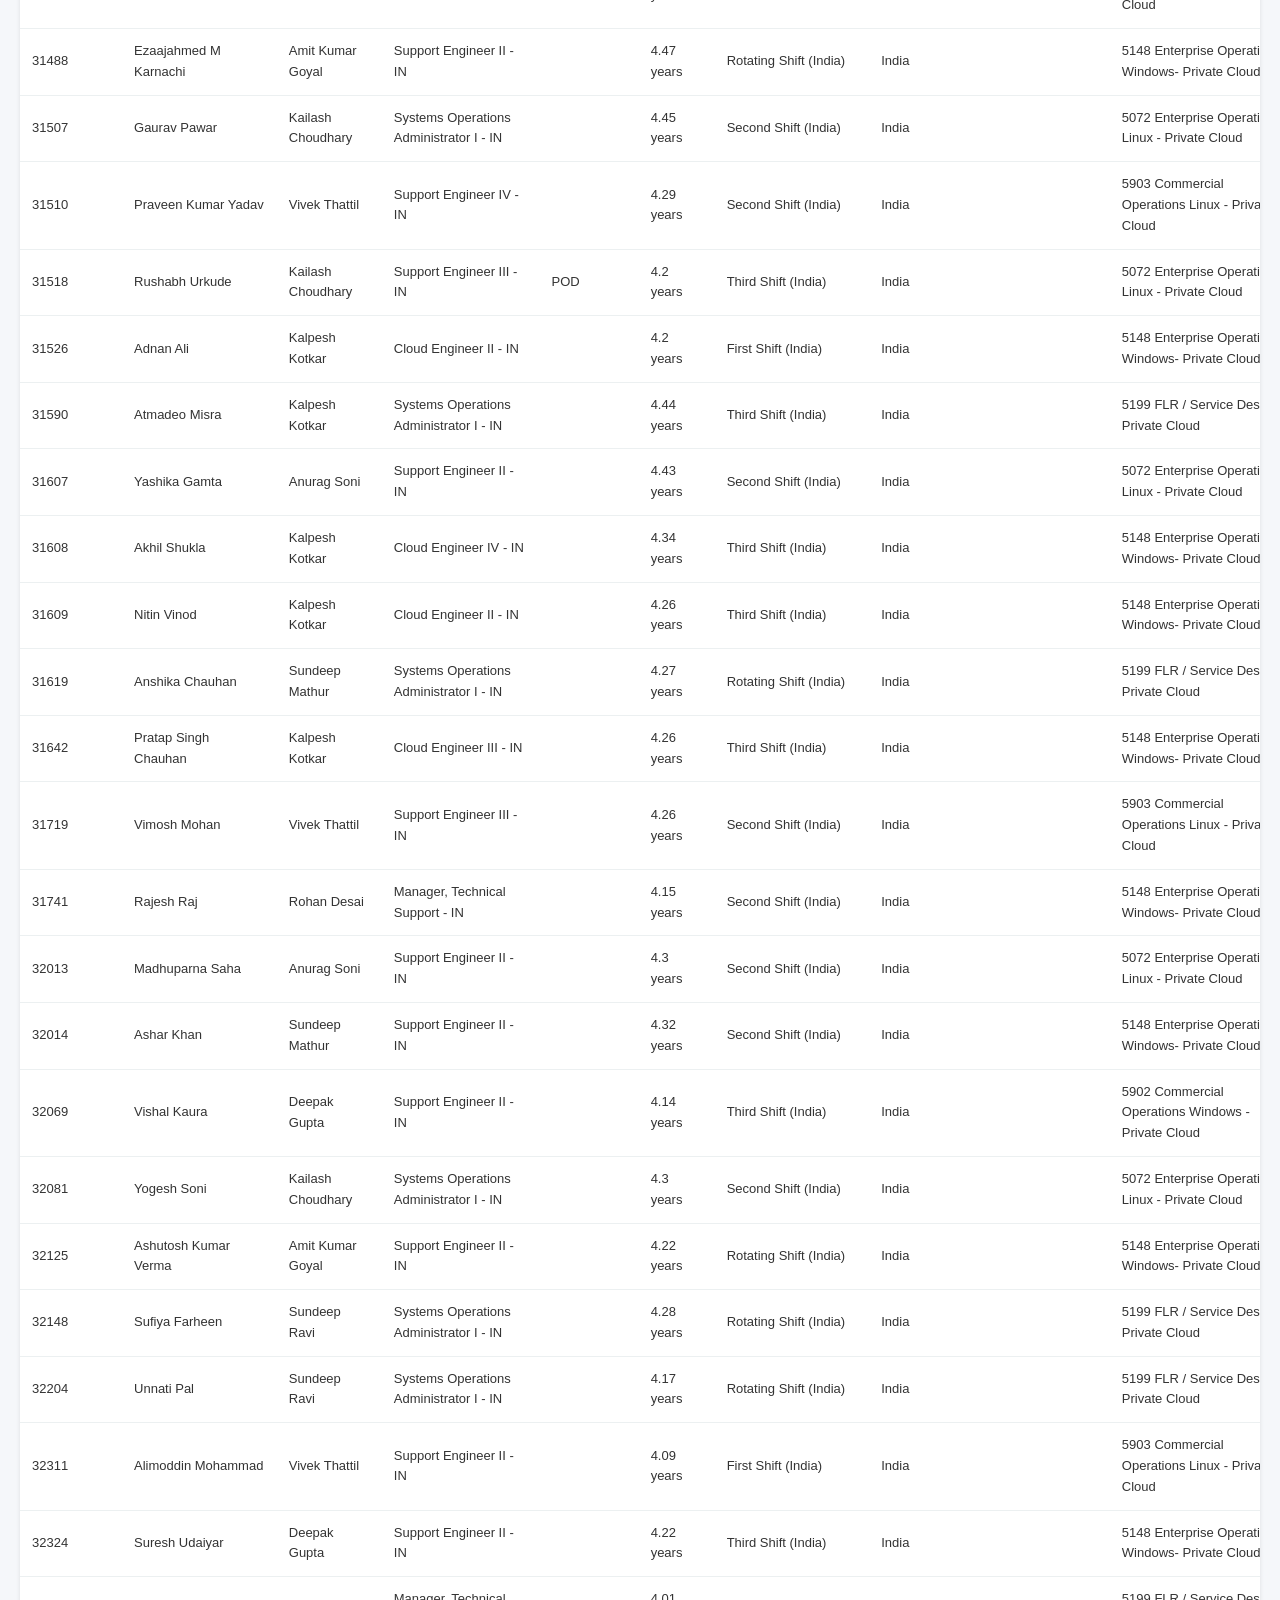
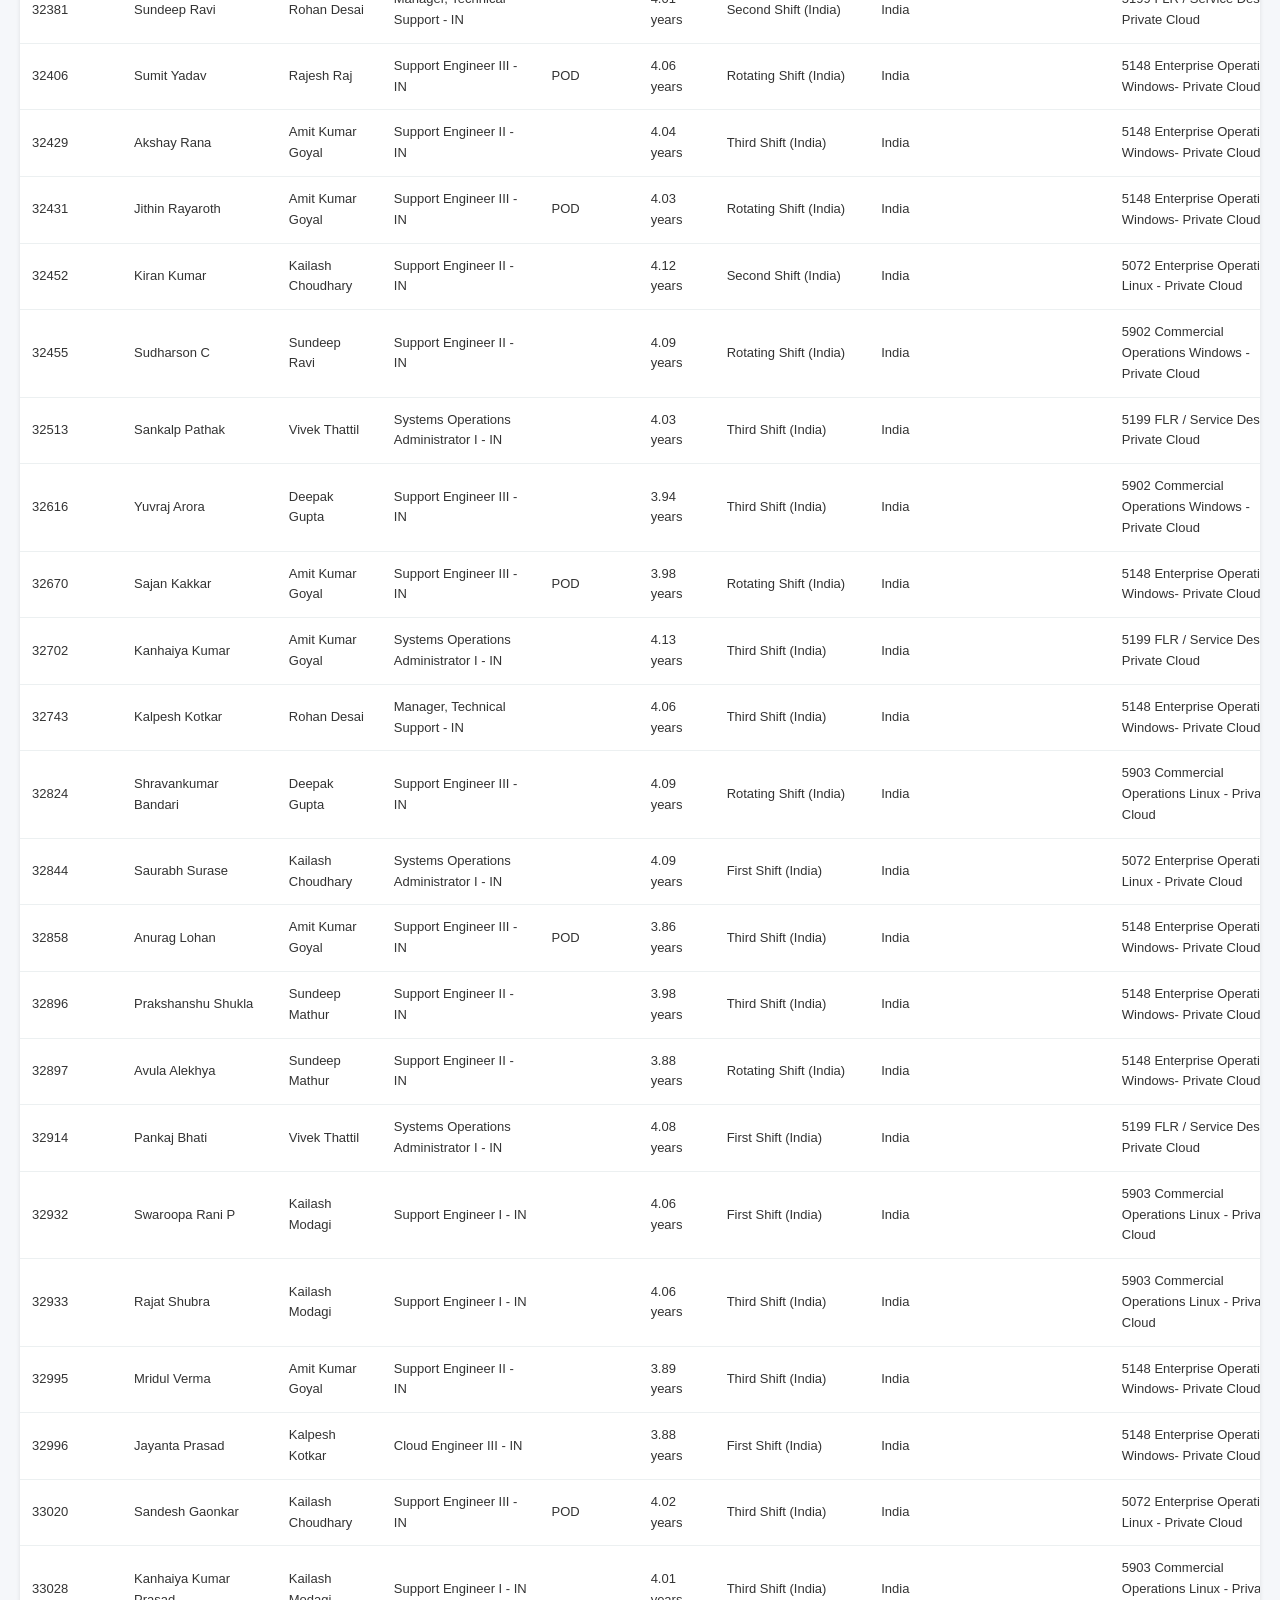
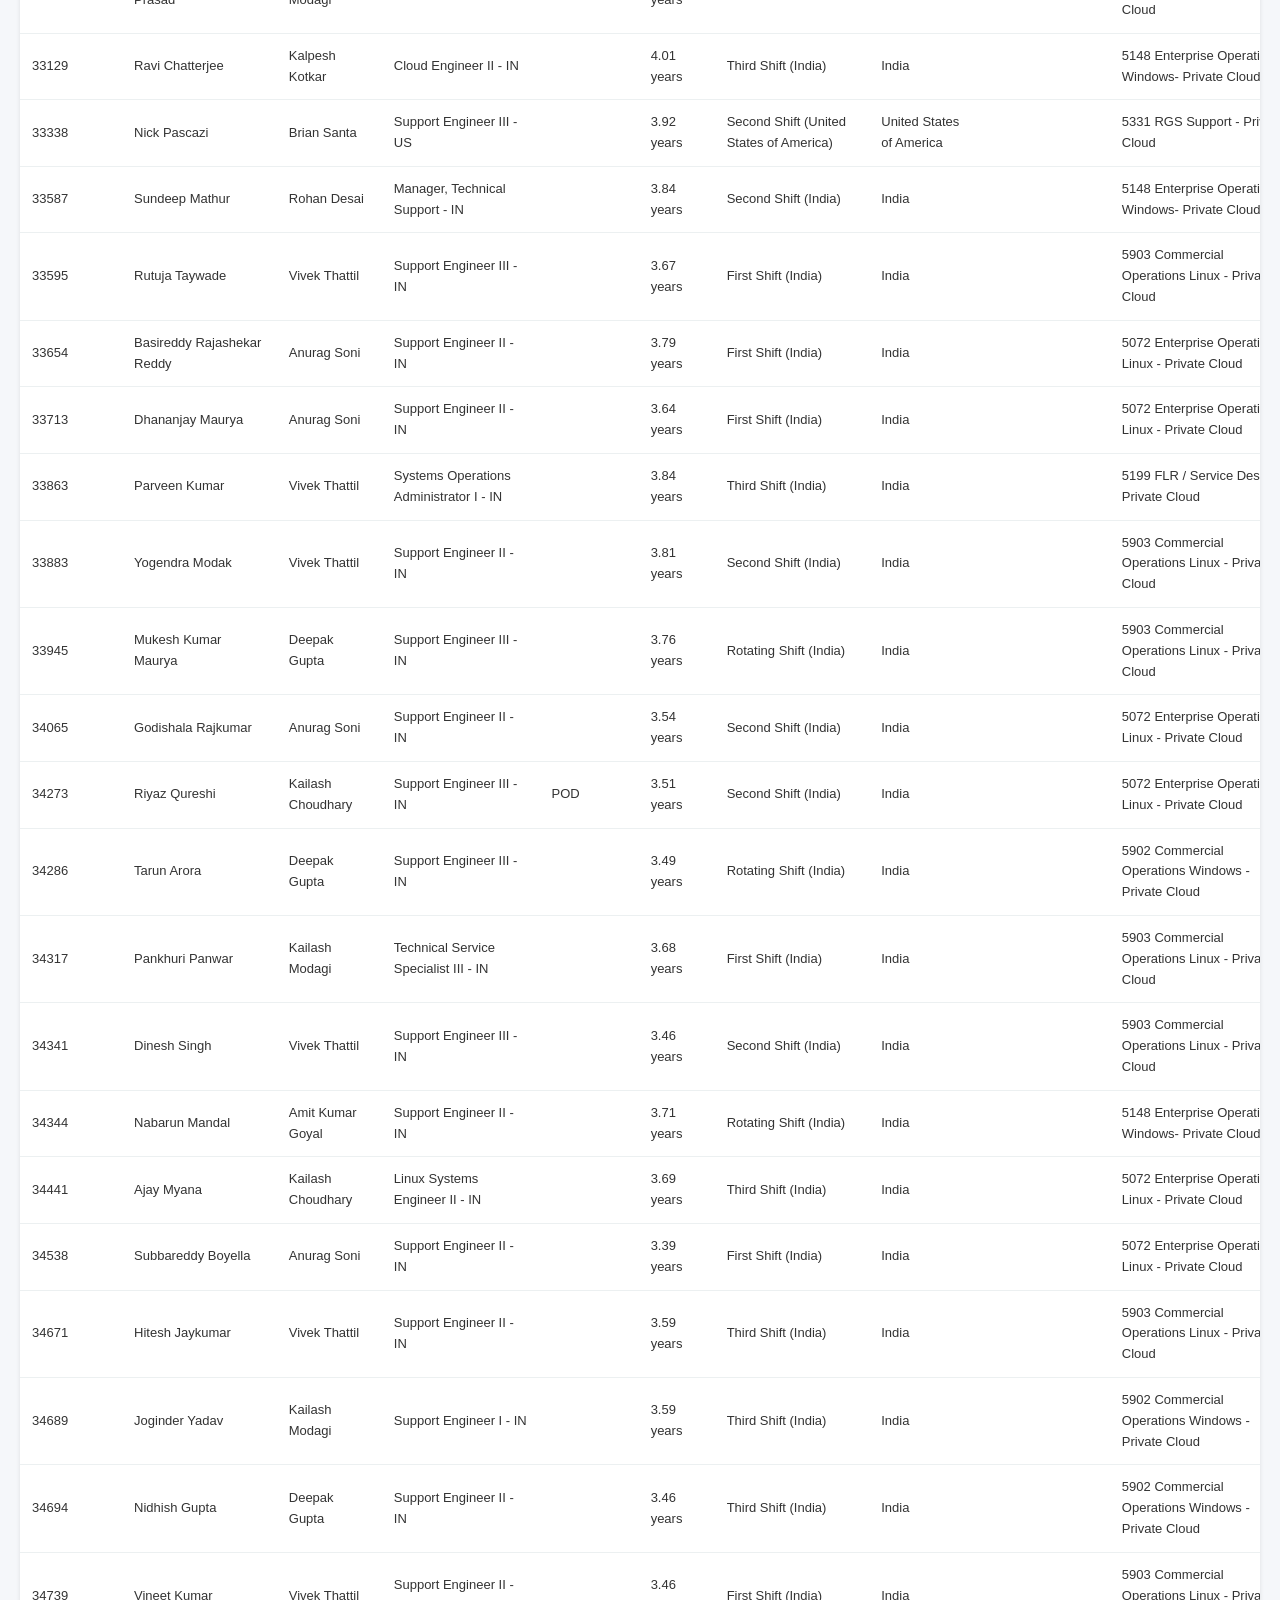
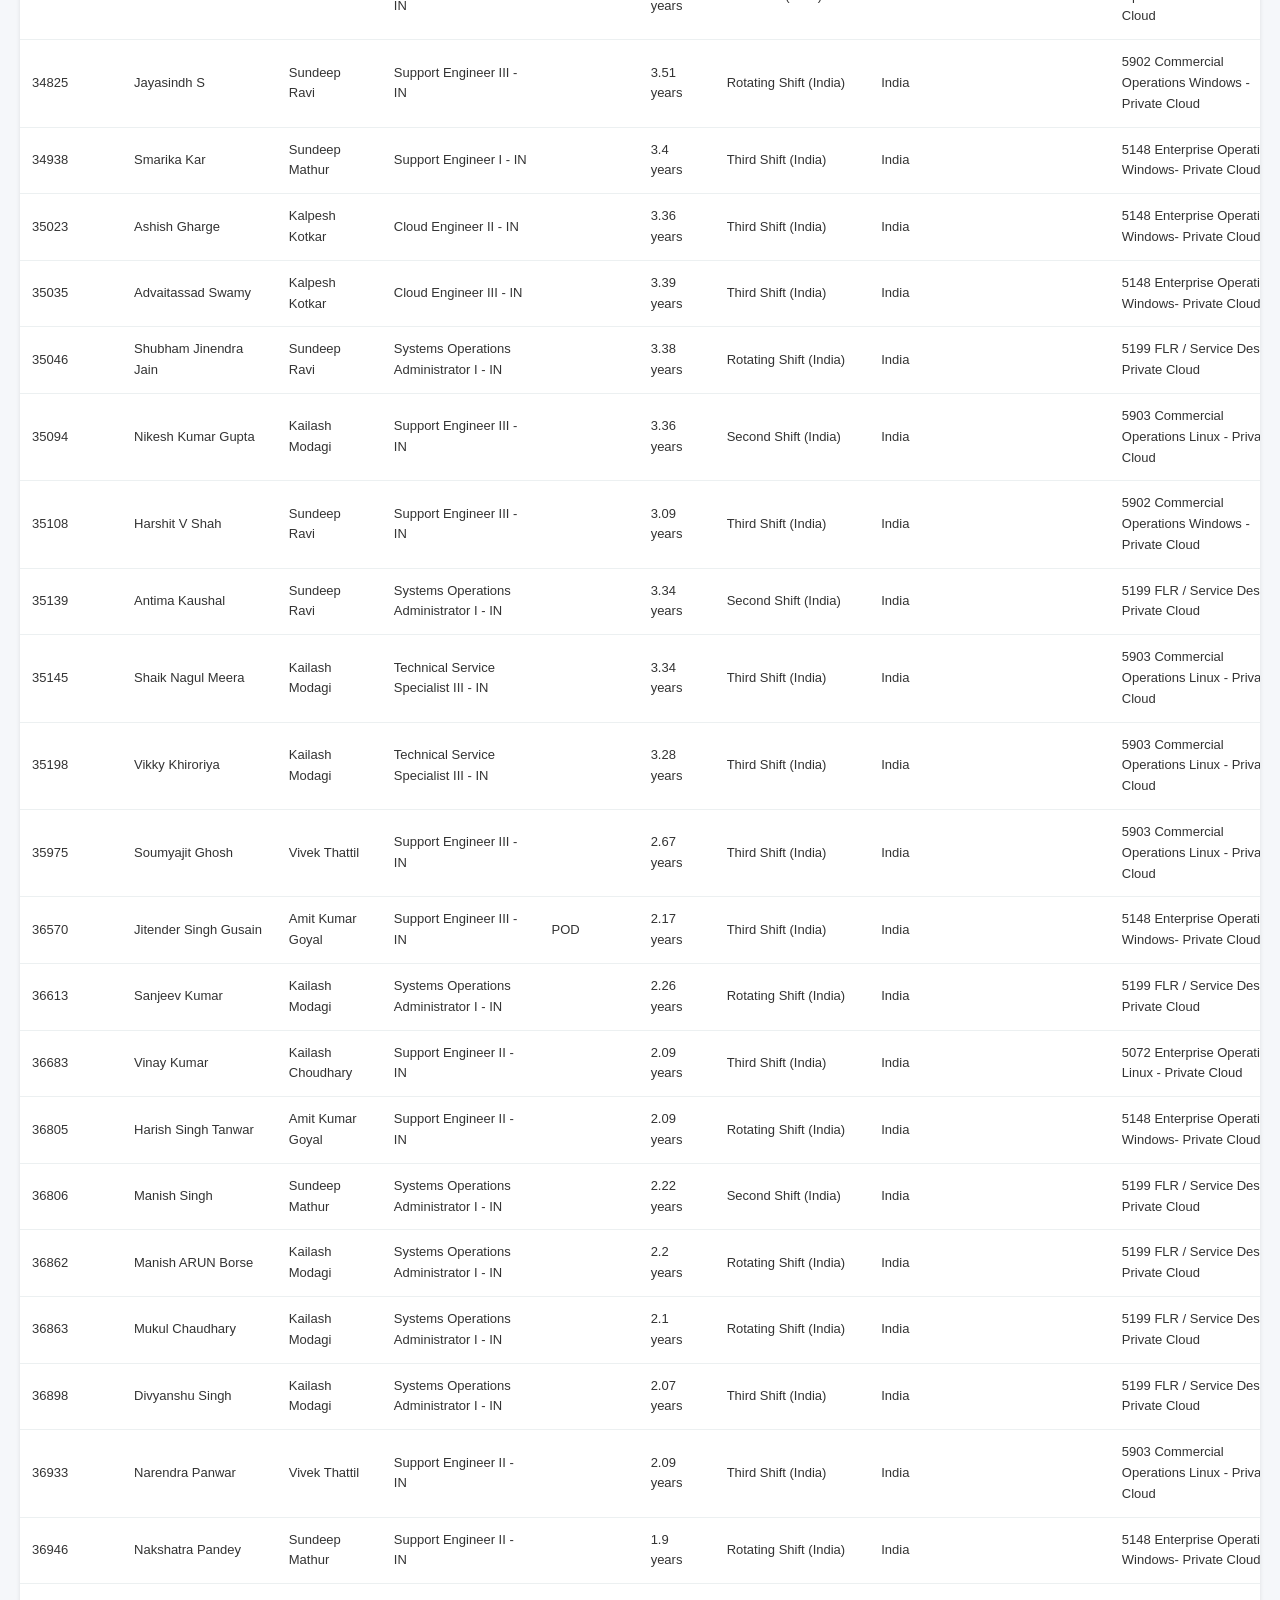
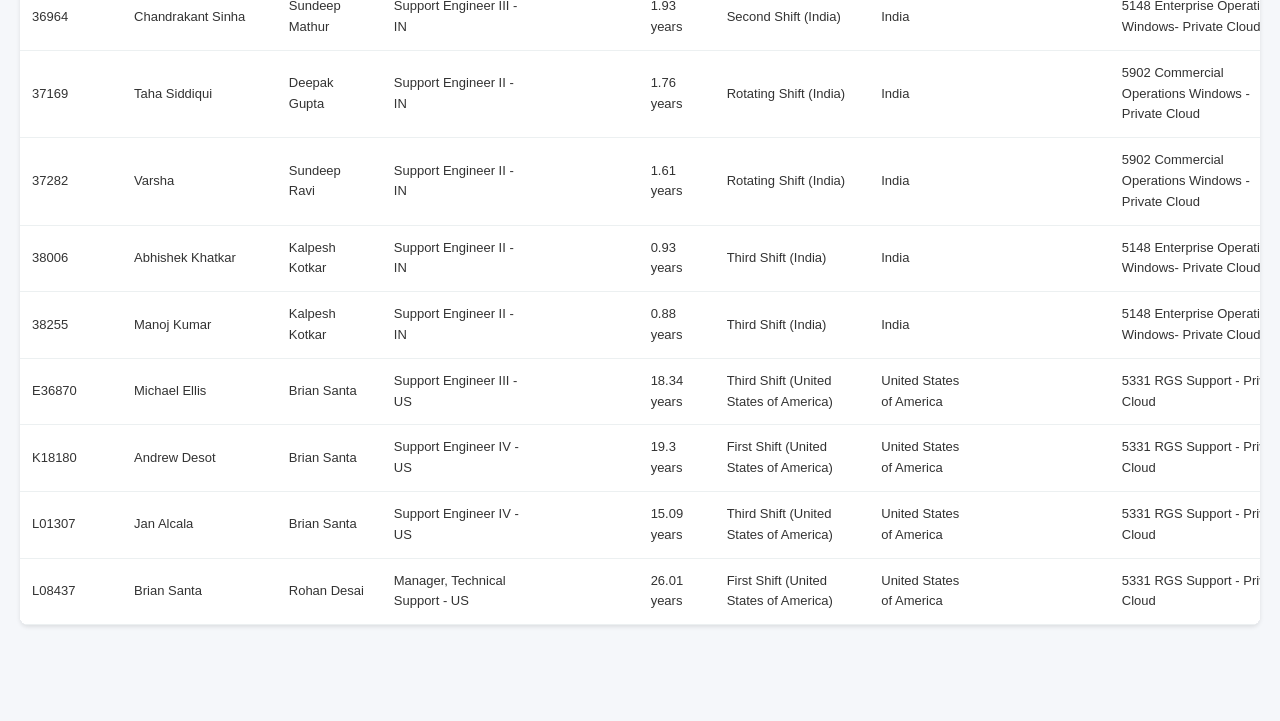
<file: dashboard.html>
<!DOCTYPE html>
<html lang="en">
<head>
    <meta charset="UTF-8">
    <meta name="viewport" content="width=device-width, initial-scale=1.0">
    <title>OS Services Ent/Comm Org</title>
    <link rel="stylesheet" href="employee-styles.css">
</head>
<body>
    <div class="container">
        <header>
            <h1>OS Services Ent/Comm Org</h1>
            <p class="subtitle">Technical Support Enterprise Operations & Commercial Operations</p>
            
            <div id="loadingMessage" style="padding: 15px; background: #667eea; color: white; border-radius: 6px; margin-bottom: 20px; text-align: center;">
                Loading employee data...
            </div>
            
            <div class="summary">
                <div class="summary-card">
                    <span class="label">Total Employees</span>
                    <span class="value" id="totalEmployees">0</span>
                </div>
                <div class="summary-card">
                    <span class="label">Total Base Pay (USD)</span>
                    <span class="value" id="totalBasePay">$0</span>
                </div>
                <div class="summary-card">
                    <span class="label">Average Tenure</span>
                    <span class="value" id="avgTenure">0 years</span>
                </div>
            </div>
        </header>

        <div class="filters-section">
            <h3>Filters</h3>
            <div class="filters">
                <input type="text" id="searchInput" placeholder="Search by name or ID...">
                
                <select id="managerFilter" multiple size="1">
                    <option value="">All Managers</option>
                </select>
                
                <select id="podFilter">
                    <option value="">All POD Rackers</option>
                </select>
                
                <select id="shiftFilter">
                    <option value="">All Work Shifts</option>
                </select>
                
                <select id="countryFilter">
                    <option value="">All Countries</option>
                </select>
                
                <select id="legacyFilter">
                    <option value="">All Legacy Companies</option>
                </select>
                
                <select id="costCentreFilter" multiple size="1">
                    <option value="">All Cost Centres</option>
                </select>
                
                <button id="resetFiltersBtn">Reset Filters</button>
            </div>
        </div>

        <div class="table-container">
            <table id="employeeTable">
                <thead>
                    <tr>
                        <th>Employee ID</th>
                        <th>Racker Name</th>
                        <th>Manager</th>
                        <th>Job Profile</th>
                        <th>POD Racker</th>
                        <th>Tenure</th>
                        <th>Work Shift</th>
                        <th>Country</th>
                        <th>Legacy Company</th>
                        <th>Cost Centre</th>
                        <th>Base Pay (USD)</th>
                    </tr>
                </thead>
                <tbody id="employeeTableBody">
                </tbody>
            </table>
        </div>
    </div>

    <script src="employee-app.js"></script>
</body>
</html>
</file>
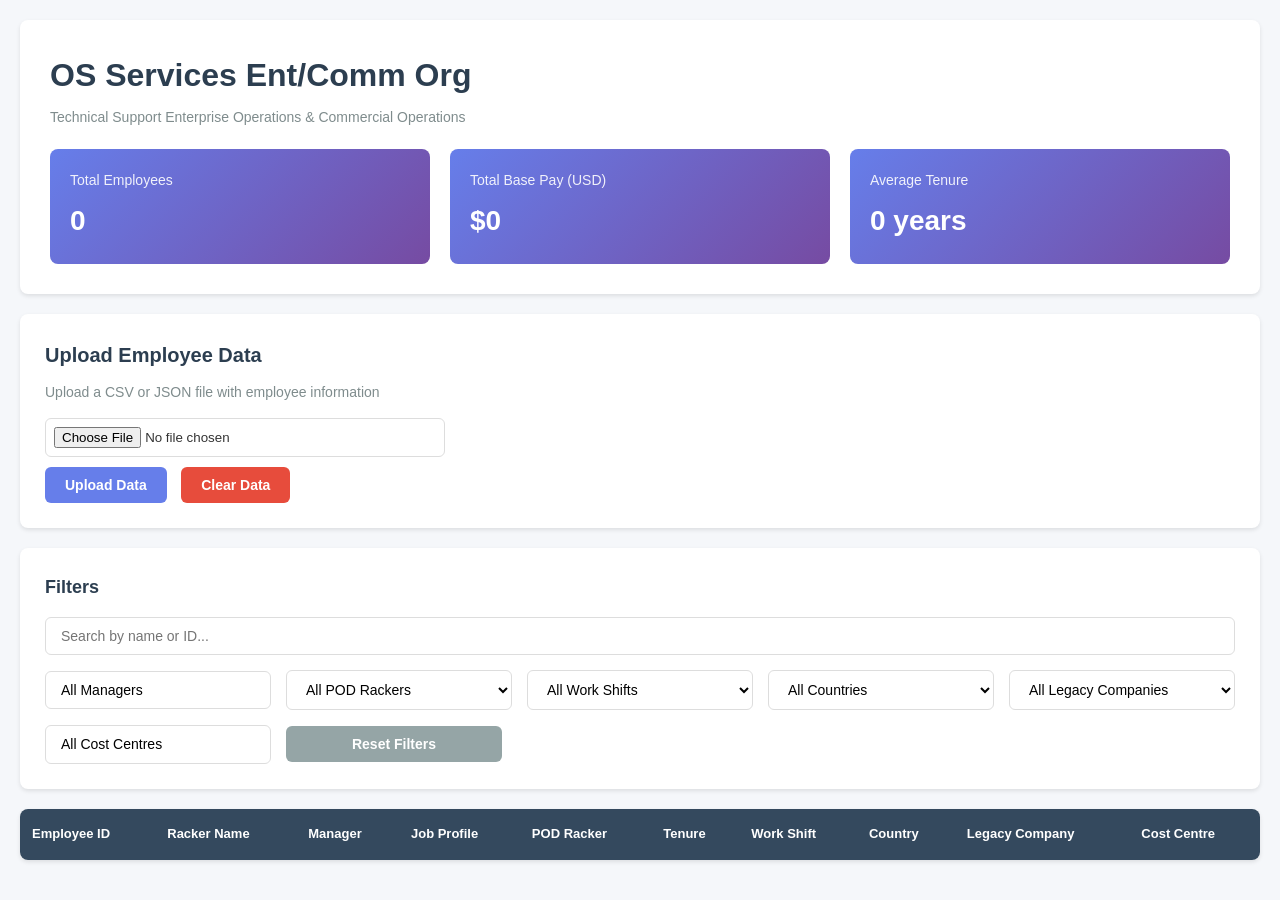
<file: employee-dashboard.html>
<!DOCTYPE html>
<html lang="en">
<head>
    <meta charset="UTF-8">
    <meta name="viewport" content="width=device-width, initial-scale=1.0">
    <title>OS Services Ent/Comm Org</title>
    <link rel="stylesheet" href="employee-styles.css">
</head>
<body>
    <div class="container">
        <header>
            <h1>OS Services Ent/Comm Org</h1>
            <p class="subtitle">Technical Support Enterprise Operations & Commercial Operations</p>
            
            <div class="summary">
                <div class="summary-card">
                    <span class="label">Total Employees</span>
                    <span class="value" id="totalEmployees">0</span>
                </div>
                <div class="summary-card">
                    <span class="label">Total Base Pay (USD)</span>
                    <span class="value" id="totalBasePay">$0</span>
                </div>
                <div class="summary-card">
                    <span class="label">Average Tenure</span>
                    <span class="value" id="avgTenure">0 years</span>
                </div>
            </div>
        </header>

        <div class="upload-section">
            <div class="upload-card">
                <h2>Upload Employee Data</h2>
                <p>Upload a CSV or JSON file with employee information</p>
                <input type="file" id="fileInput" accept=".csv,.json" />
                <button id="uploadBtn">Upload Data</button>
                <button id="clearDataBtn">Clear Data</button>
                <div id="uploadStatus"></div>
            </div>
        </div>

        <div class="filters-section">
            <h3>Filters</h3>
            <div class="filters">
                <input type="text" id="searchInput" placeholder="Search by name or ID...">
                
                <select id="managerFilter" multiple size="1">
                    <option value="">All Managers</option>
                </select>
                
                <select id="podFilter">
                    <option value="">All POD Rackers</option>
                </select>
                
                <select id="shiftFilter">
                    <option value="">All Work Shifts</option>
                </select>
                
                <select id="countryFilter">
                    <option value="">All Countries</option>
                </select>
                
                <select id="legacyFilter">
                    <option value="">All Legacy Companies</option>
                </select>
                
                <select id="costCentreFilter" multiple size="1">
                    <option value="">All Cost Centres</option>
                </select>
                
                <button id="resetFiltersBtn">Reset Filters</button>
            </div>
        </div>

        <div class="table-container">
            <table id="employeeTable">
                <thead>
                    <tr>
                        <th>Employee ID</th>
                        <th>Racker Name</th>
                        <th>Manager</th>
                        <th>Job Profile</th>
                        <th>POD Racker</th>
                        <th>Tenure</th>
                        <th>Work Shift</th>
                        <th>Country</th>
                        <th>Legacy Company</th>
                        <th>Cost Centre</th>
                        <th>Base Pay (USD)</th>
                    </tr>
                </thead>
                <tbody id="employeeTableBody">
                </tbody>
            </table>
        </div>
    </div>

    <script src="employee-data.js"></script>
    <script src="employee-app.js"></script>
</body>
</html>
</file>
<file: employee-styles.css>
* {
    margin: 0;
    padding: 0;
    box-sizing: border-box;
}

body {
    font-family: -apple-system, BlinkMacSystemFont, 'Segoe UI', Roboto, Oxygen, Ubuntu, Cantarell, sans-serif;
    background: #f5f7fa;
    color: #333;
    line-height: 1.6;
}

.container {
    max-width: 1600px;
    margin: 0 auto;
    padding: 20px;
}

header {
    background: white;
    padding: 30px;
    border-radius: 8px;
    box-shadow: 0 2px 4px rgba(0,0,0,0.1);
    margin-bottom: 20px;
}

h1 {
    font-size: 32px;
    margin-bottom: 5px;
    color: #2c3e50;
}

.subtitle {
    font-size: 14px;
    color: #7f8c8d;
    margin-bottom: 20px;
}

.summary {
    display: grid;
    grid-template-columns: repeat(auto-fit, minmax(250px, 1fr));
    gap: 20px;
}

.summary-card {
    display: flex;
    flex-direction: column;
    padding: 20px;
    background: linear-gradient(135deg, #667eea 0%, #764ba2 100%);
    border-radius: 8px;
    color: white;
}

.summary-card .label {
    font-size: 14px;
    opacity: 0.9;
    margin-bottom: 8px;
}

.summary-card .value {
    font-size: 28px;
    font-weight: 700;
}

.upload-section {
    margin-bottom: 20px;
}

.upload-card {
    background: white;
    padding: 25px;
    border-radius: 8px;
    box-shadow: 0 2px 4px rgba(0,0,0,0.1);
}

.upload-card h2 {
    font-size: 20px;
    margin-bottom: 10px;
    color: #2c3e50;
}

.upload-card p {
    font-size: 14px;
    color: #7f8c8d;
    margin-bottom: 15px;
}

#fileInput {
    display: block;
    margin-bottom: 10px;
    padding: 8px;
    border: 1px solid #ddd;
    border-radius: 6px;
    width: 100%;
    max-width: 400px;
}

button {
    padding: 10px 20px;
    background: #667eea;
    color: white;
    border: none;
    border-radius: 6px;
    cursor: pointer;
    font-size: 14px;
    font-weight: 600;
    transition: background 0.2s;
    margin-right: 10px;
}

button:hover {
    background: #5568d3;
}

#clearDataBtn {
    background: #e74c3c;
}

#clearDataBtn:hover {
    background: #c0392b;
}

#resetFiltersBtn {
    background: #95a5a6;
}

#resetFiltersBtn:hover {
    background: #7f8c8d;
}

#uploadStatus {
    margin-top: 10px;
    padding: 10px;
    border-radius: 6px;
    font-size: 14px;
    display: none;
}

#uploadStatus.success {
    background: #d4edda;
    color: #155724;
    display: block;
}

#uploadStatus.error {
    background: #f8d7da;
    color: #721c24;
    display: block;
}

.filters-section {
    background: white;
    padding: 25px;
    border-radius: 8px;
    box-shadow: 0 2px 4px rgba(0,0,0,0.1);
    margin-bottom: 20px;
}

.filters-section h3 {
    font-size: 18px;
    margin-bottom: 15px;
    color: #2c3e50;
}

.filters {
    display: grid;
    grid-template-columns: repeat(auto-fit, minmax(200px, 1fr));
    gap: 15px;
    align-items: center;
}

#searchInput, select {
    padding: 10px 15px;
    border: 1px solid #ddd;
    border-radius: 6px;
    font-size: 14px;
    background: white;
}

#costCentreFilter[multiple], #managerFilter[multiple] {
    height: auto;
    min-height: 38px;
}

#searchInput {
    grid-column: 1 / -1;
}

#searchInput {
    padding: 10px 15px;
    border: 1px solid #ddd;
    border-radius: 6px;
    font-size: 14px;
    background: white;
}

.table-container {
    background: white;
    border-radius: 8px;
    box-shadow: 0 2px 4px rgba(0,0,0,0.1);
    overflow-x: auto;
}

table {
    width: 100%;
    border-collapse: collapse;
    min-width: 1400px;
}

thead {
    background: #34495e;
    color: white;
    position: sticky;
    top: 0;
}

th {
    padding: 15px 12px;
    text-align: left;
    font-weight: 600;
    font-size: 13px;
    white-space: nowrap;
}

tbody tr {
    border-bottom: 1px solid #ecf0f1;
    transition: background 0.2s;
}

tbody tr:hover {
    background: #f8f9fa;
}

td {
    padding: 12px;
    font-size: 13px;
}

@media (max-width: 768px) {
    .filters {
        grid-template-columns: 1fr;
    }
    
    #searchInput {
        grid-column: 1;
    }
}
</file>
